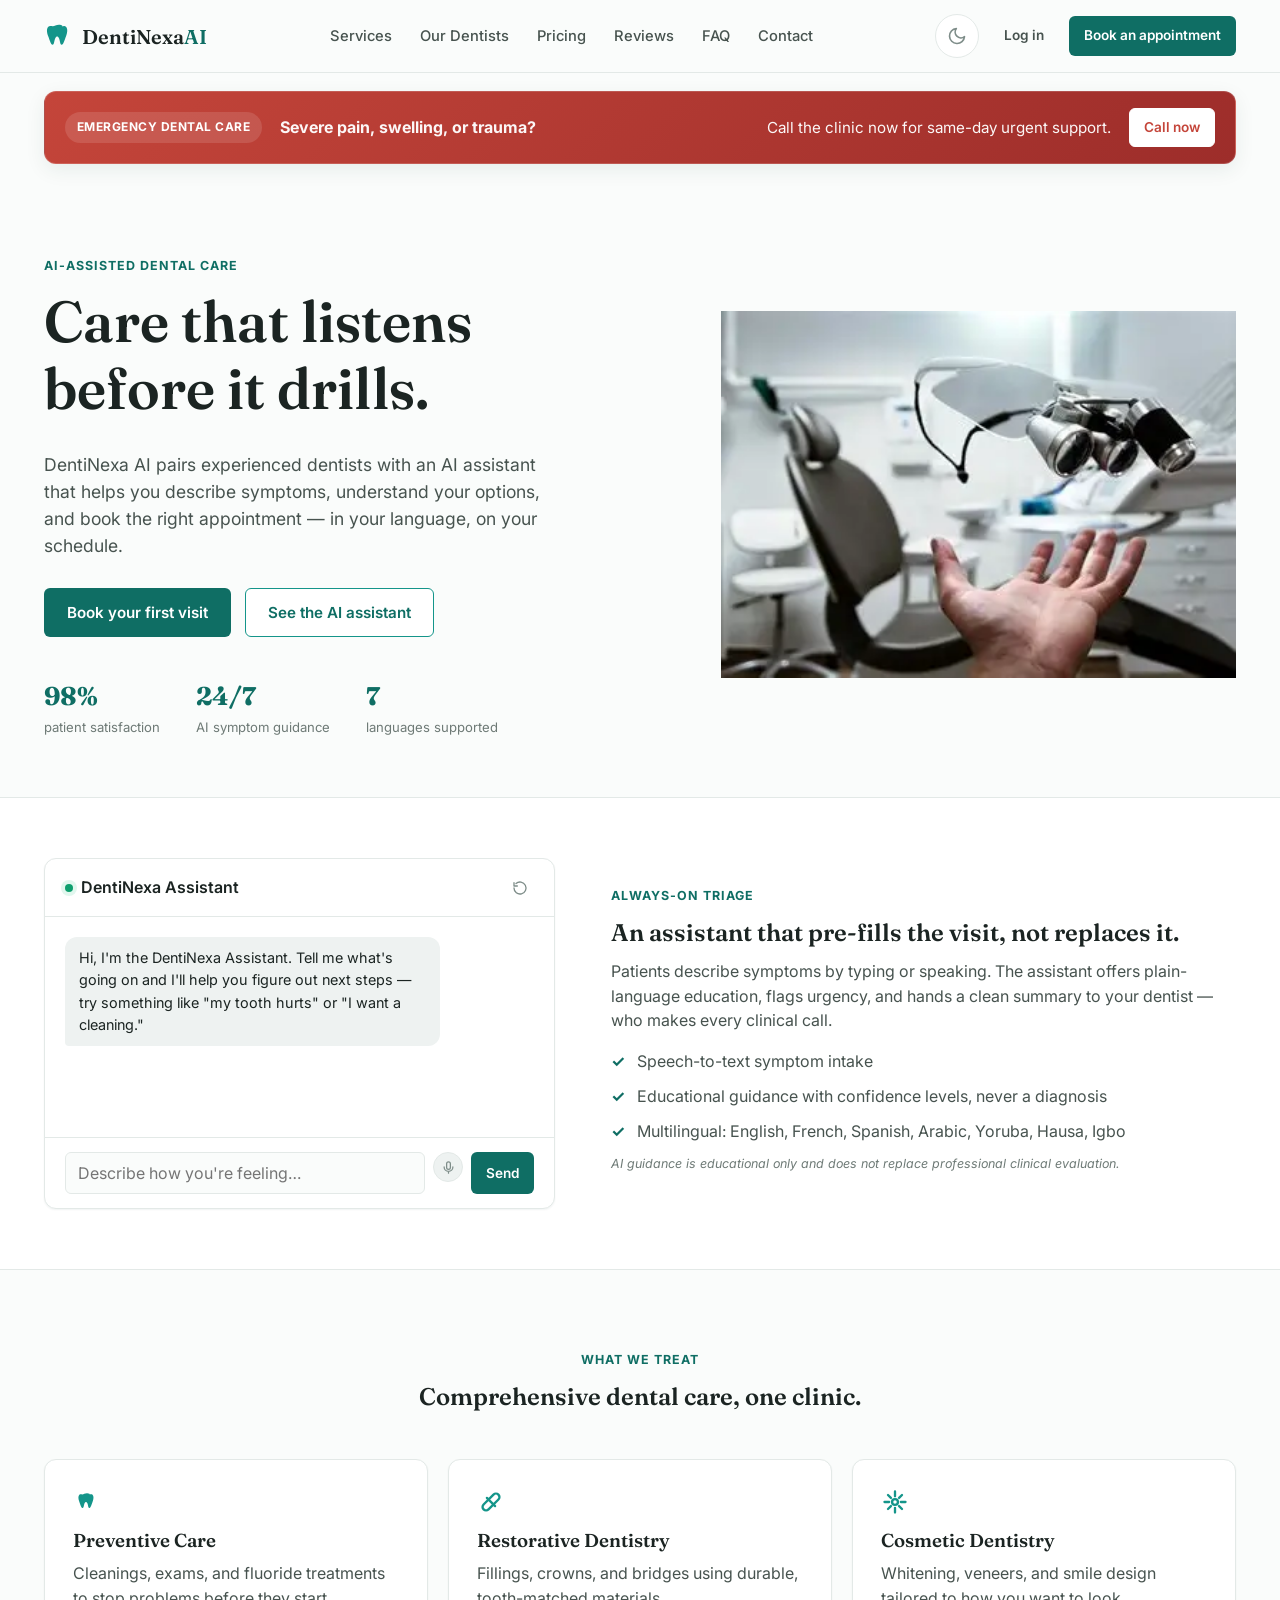
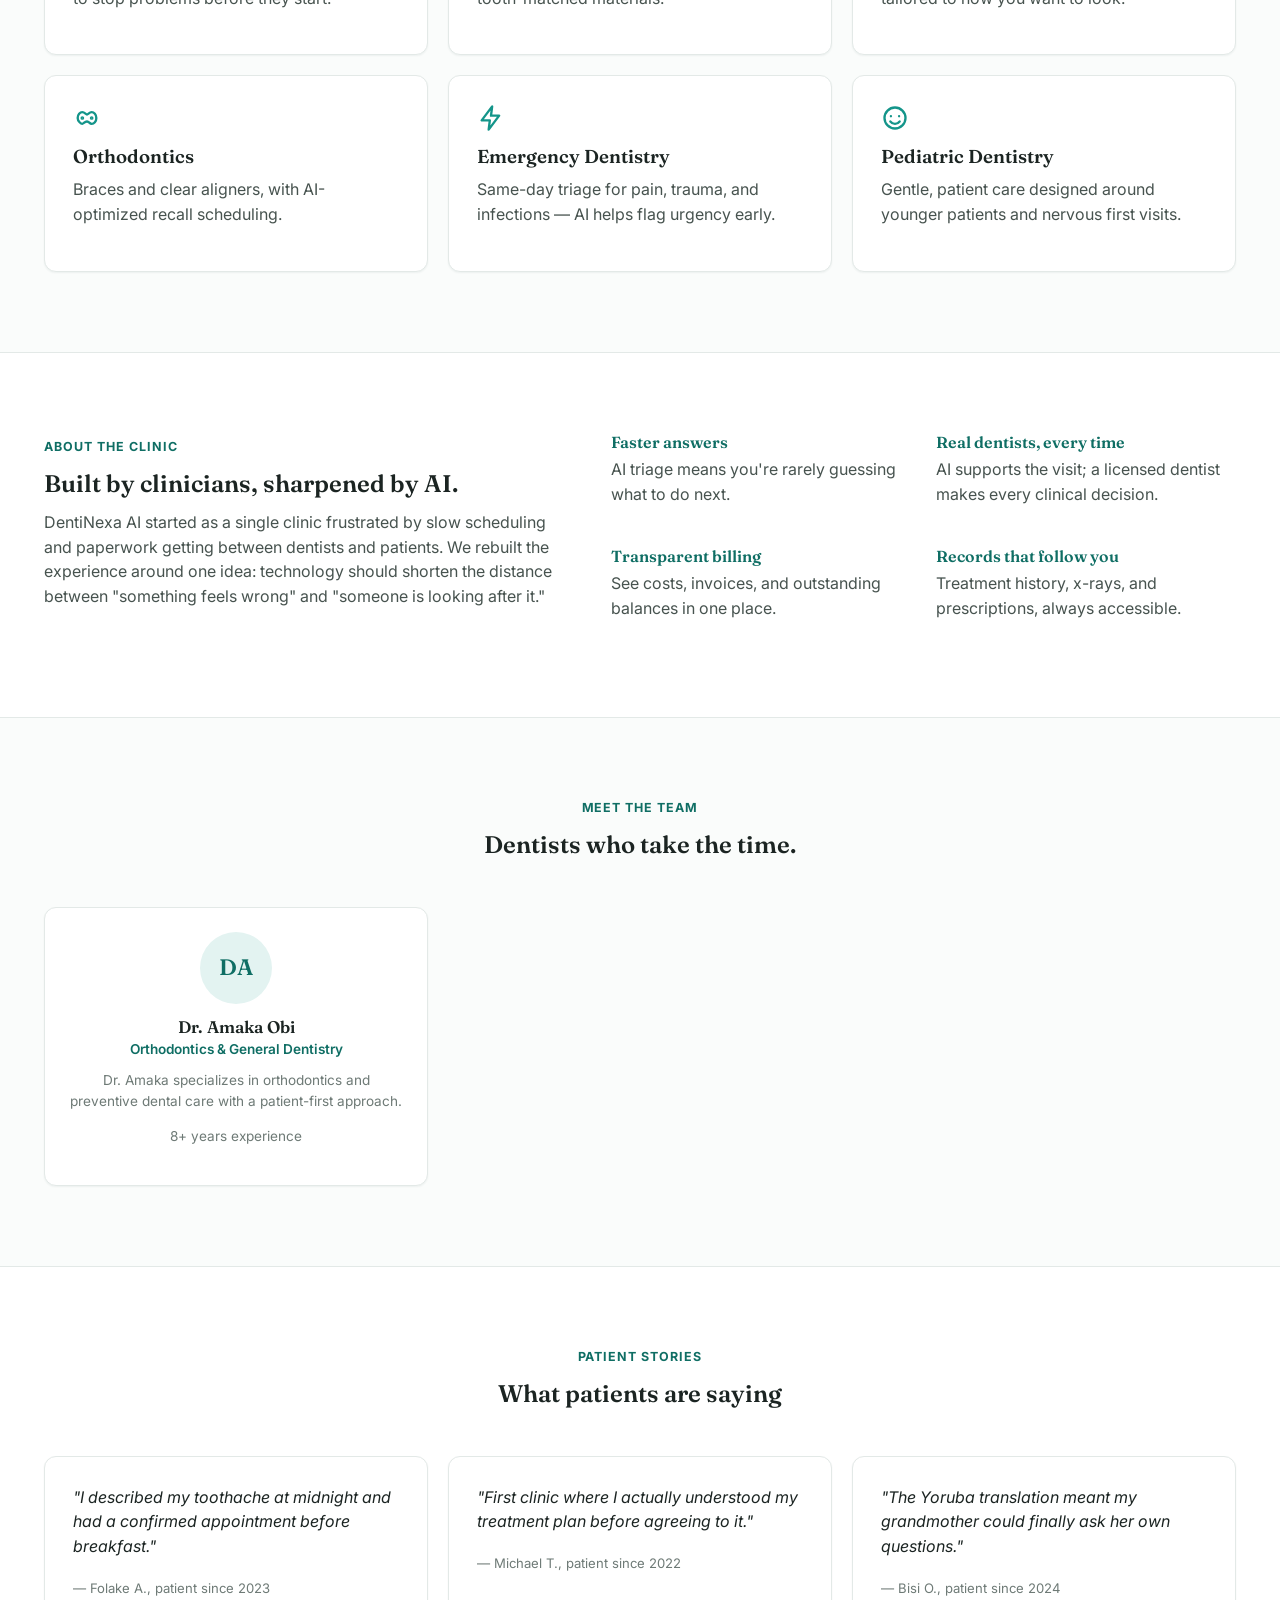
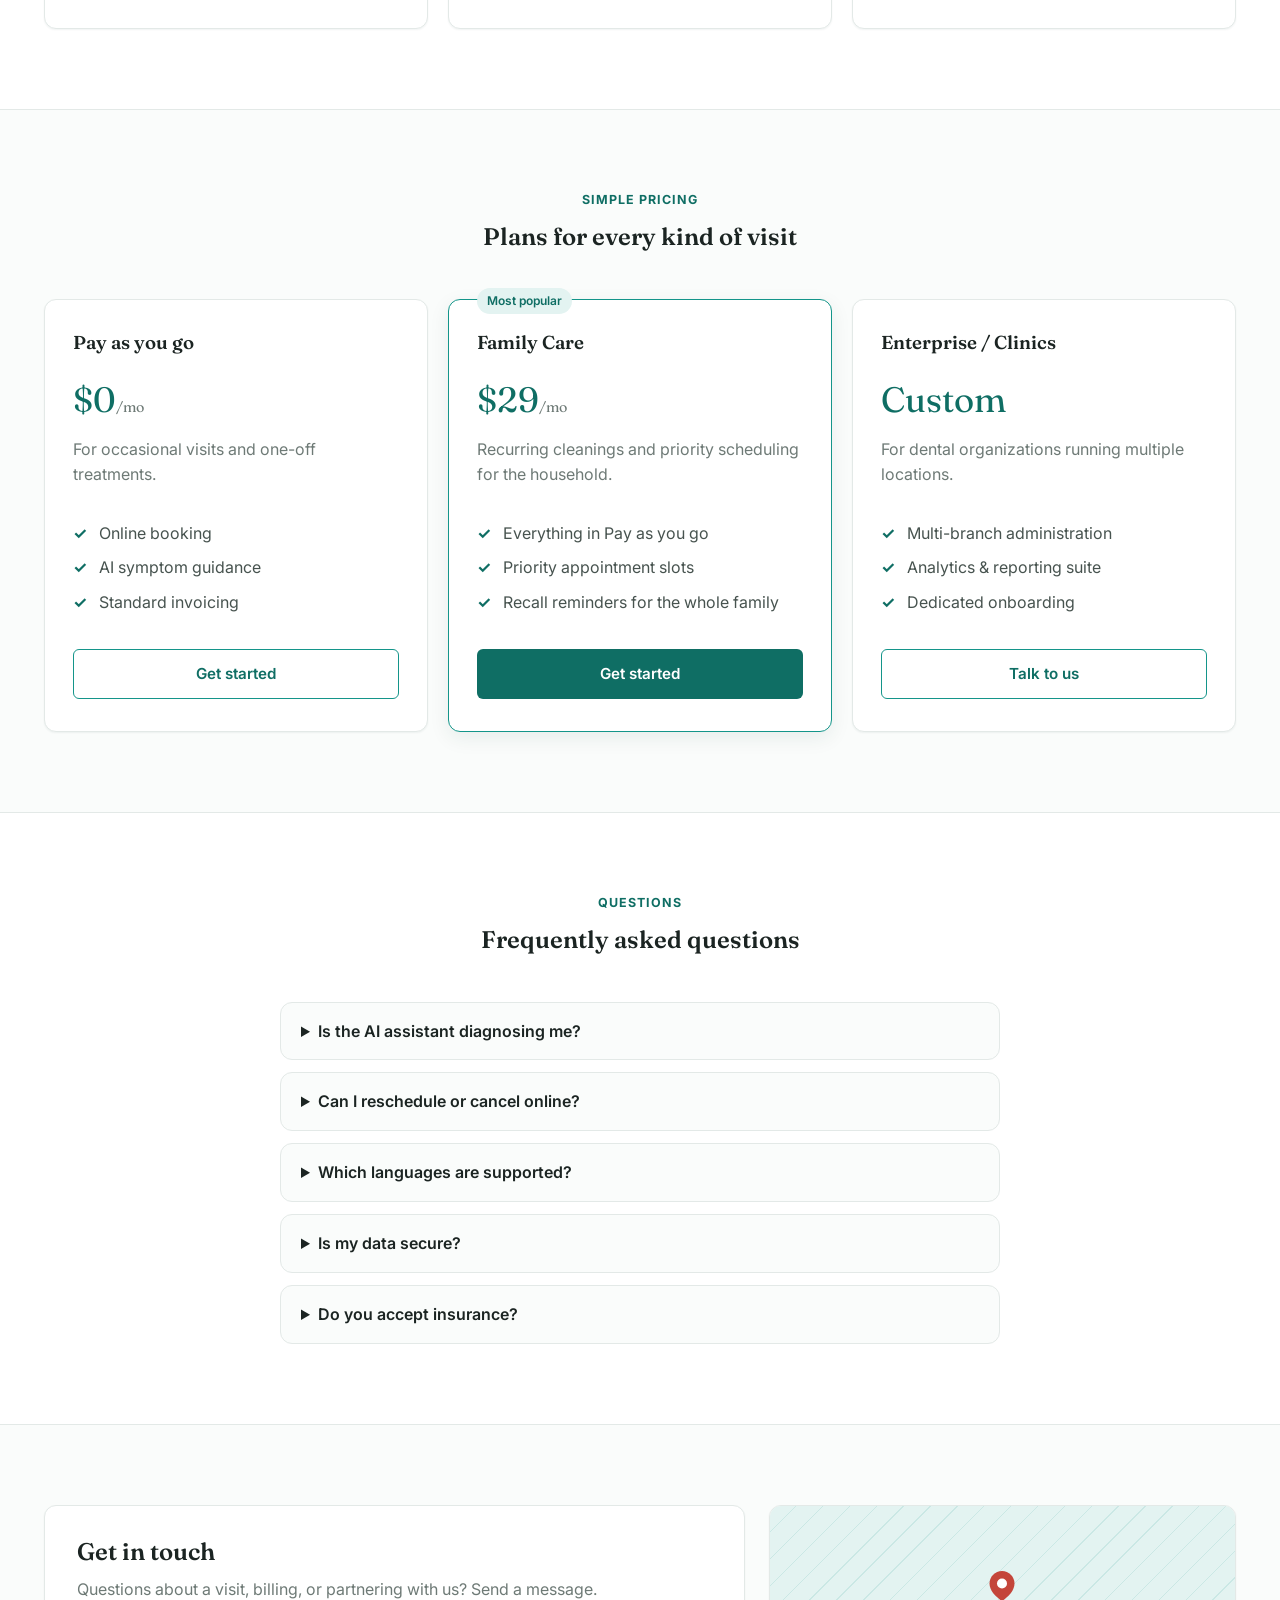
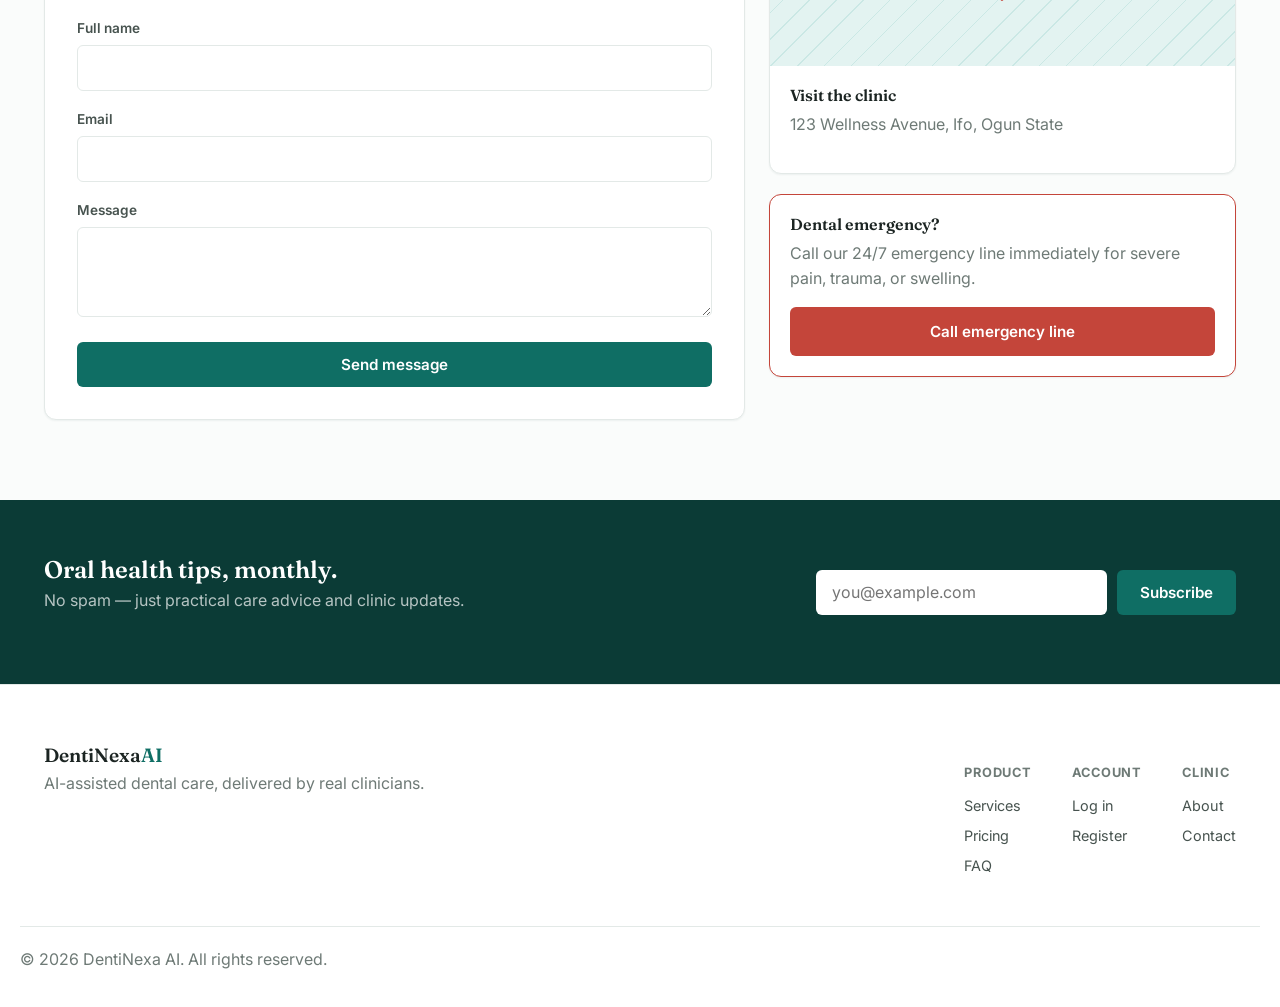
<file: index.html>
<!DOCTYPE html>
<html lang="en">
<head>
<meta charset="UTF-8">
<meta name="viewport" content="width=device-width, initial-scale=1.0">
<title>DentiNexa AI — Modern Dental Care, Powered by AI</title>
<meta name="description" content="DentiNexa AI is an AI-assisted dental clinic offering smart scheduling, virtual symptom guidance, and compassionate, modern dental care.">
<link rel="stylesheet" href="css/main.css">
<link rel="stylesheet" href="css/landing.css">
</head>
<body>

<header class="site-header" id="site-header">
  <div class="container header-inner">
    <a href="index.html" class="brand">
      <img src="assets/icons/logo-tooth.svg" alt="DentiNexa AI" width="30" height="30">
      <span>DentiNexa<em>AI</em></span>
    </a>
    <nav class="main-nav" id="main-nav">
      <a href="#services">Services</a>
      <a href="#dentists">Our Dentists</a>
      <a href="#pricing">Pricing</a>
      <a href="#testimonials">Reviews</a>
      <a href="#faq">FAQ</a>
      <a href="#contact">Contact</a>
    </nav>
    <div class="header-actions">
      <button class="theme-toggle" onclick="toggleTheme()" aria-label="Toggle dark mode"></button>
      <a href="login.html" class="btn btn-ghost btn-sm">Log in</a>
      <a href="book-first-visit.html" class="btn btn-primary btn-sm">Book an appointment</a>
      <button class="nav-burger" id="nav-burger" aria-label="Open menu" aria-expanded="false">
        <span></span><span></span><span></span>
      </button>
    </div>
  </div>
</header>

<main>
  <section class="emergency-banner-wrap" aria-label="Emergency dental alert">
    <div class="container">
      <div class="emergency-banner" role="alert">
        <div class="emergency-banner-label">Emergency dental care</div>
        <div class="emergency-banner-text">
          <strong>Severe pain, swelling, or trauma?</strong>
          <span>Call the clinic now for same-day urgent support.</span>
        </div>
        <a href="tel:+2347064918034" class="btn btn-danger btn-sm">Call now</a>
      </div>
    </div>
  </section>

  <!-- HERO -->
  <section class="hero">
    <div class="container hero-inner">
      <div class="hero-copy">
        <span class="eyebrow">AI-assisted dental care</span>
        <h1>Care that listens<br>before it drills.</h1>
        <p class="hero-lead">
          DentiNexa AI pairs experienced dentists with an AI assistant that helps you describe symptoms,
          understand your options, and book the right appointment — in your language, on your schedule.
        </p>
        <div class="hero-actions">
          <a href="book-first-visit.html" class="btn btn-primary">Book your first visit</a>
          <a href="#ai-preview" class="btn btn-secondary">See the AI assistant</a>
        </div>
        <div class="hero-trust">
          <div class="trust-stat"><strong>98%</strong><span>patient satisfaction</span></div>
          <div class="trust-stat"><strong>24/7</strong><span>AI symptom guidance</span></div>
          <div class="trust-stat"><strong>7</strong><span>languages supported</span></div>
        </div>
      </div>
       <div class="hero-visual"
         aria-hidden="true"
         style="flex: 0 0 52%; width: 100%; overflow: visible;">

      <img src="download.webp"
           class="arch-hero"
           alt=""
           style="width: 300%; max-width: none; height: auto; display: block; object-fit: cover;">
    </div>
    </div>
  </section>

  <!-- AI ASSISTANT PREVIEW -->
  <section class="ai-preview" id="ai-preview">
    <div class="container ai-preview-inner">
      <div class="ai-chat-mock card">
        <div class="ai-chat-header">
          <span class="ai-dot"></span> DentiNexa Assistant
          <button class="ai-chat-reset" id="ai-chat-reset" type="button" title="Reset conversation"><img src="assets/icons/icon-reset.svg" alt="Reset" width="16" height="16"></button>
        </div>
        <div class="ai-chat-body" id="ai-chat-body">
          <div class="bubble bubble-ai">
            Hi, I'm the DentiNexa Assistant. Tell me what's going on and I'll help you figure out next steps —
            try something like "my tooth hurts" or "I want a cleaning."
          </div>
        </div>
        <div class="ai-chat-input">
          <input type="text" id="ai-chat-input" placeholder="Describe how you're feeling…" autocomplete="off" maxlength="240">
          <button type="button" class="voice-btn-inline" id="ai-chat-mic" aria-label="Dictate by voice">
            <img src="assets/icons/icon-mic.svg" alt="" width="15" height="15">
          </button>
          <button class="btn btn-primary btn-sm" id="ai-chat-send">Send</button>
        </div>
      </div>
      <div class="ai-preview-copy">
        <span class="eyebrow">Always-on triage</span>
        <h2>An assistant that pre-fills the visit, not replaces it.</h2>
        <p>
          Patients describe symptoms by typing or speaking. The assistant offers plain-language education,
          flags urgency, and hands a clean summary to your dentist — who makes every clinical call.
        </p>
        <ul class="check-list">
          <li>Speech-to-text symptom intake</li>
          <li>Educational guidance with confidence levels, never a diagnosis</li>
          <li>Multilingual: English, French, Spanish, Arabic, Yoruba, Hausa, Igbo</li>
        </ul>
        <p class="fine-print">AI guidance is educational only and does not replace professional clinical evaluation.</p>
      </div>
    </div>
  </section>

  <!-- SERVICES -->
  <section class="services" id="services">
    <div class="container">
      <span class="eyebrow center">What we treat</span>
      <h2 class="center">Comprehensive dental care, one clinic.</h2>
      <div class="services-grid">
        <div class="service-card card">
          <div class="service-icon"><img src="assets/icons/service-preventive.svg" alt="" width="28" height="28"></div>
          <h3>Preventive Care</h3>
          <p>Cleanings, exams, and fluoride treatments to stop problems before they start.</p>
        </div>
        <div class="service-card card">
          <div class="service-icon"><img src="assets/icons/service-restorative.svg" alt="" width="28" height="28"></div>
          <h3>Restorative Dentistry</h3>
          <p>Fillings, crowns, and bridges using durable, tooth-matched materials.</p>
        </div>
        <div class="service-card card">
          <div class="service-icon"><img src="assets/icons/service-cosmetic.svg" alt="" width="28" height="28"></div>
          <h3>Cosmetic Dentistry</h3>
          <p>Whitening, veneers, and smile design tailored to how you want to look.</p>
        </div>
        <div class="service-card card">
          <div class="service-icon"><img src="assets/icons/service-ortho.svg" alt="" width="28" height="28"></div>
          <h3>Orthodontics</h3>
          <p>Braces and clear aligners, with AI-optimized recall scheduling.</p>
        </div>
        <div class="service-card card">
          <div class="service-icon"><img src="assets/icons/service-emergency.svg" alt="" width="28" height="28"></div>
          <h3>Emergency Dentistry</h3>
          <p>Same-day triage for pain, trauma, and infections — AI helps flag urgency early.</p>
        </div>
        <div class="service-card card">
          <div class="service-icon"><img src="assets/icons/service-pediatric.svg" alt="" width="28" height="28"></div>
          <h3>Pediatric Dentistry</h3>
          <p>Gentle, patient care designed around younger patients and nervous first visits.</p>
        </div>
      </div>
    </div>
  </section>

  <!-- ABOUT / WHY CHOOSE US -->
  <section class="about" id="about">
    <div class="container about-inner">
      <div>
        <span class="eyebrow">About the clinic</span>
        <h2>Built by clinicians, sharpened by AI.</h2>
        <p>
          DentiNexa AI started as a single clinic frustrated by slow scheduling and paperwork getting between
          dentists and patients. We rebuilt the experience around one idea: technology should shorten the
          distance between "something feels wrong" and "someone is looking after it."
        </p>
      </div>
      <div class="why-grid">
        <div class="why-item">
          <h4>Faster answers</h4>
          <p>AI triage means you're rarely guessing what to do next.</p>
        </div>
        <div class="why-item">
          <h4>Real dentists, every time</h4>
          <p>AI supports the visit; a licensed dentist makes every clinical decision.</p>
        </div>
        <div class="why-item">
          <h4>Transparent billing</h4>
          <p>See costs, invoices, and outstanding balances in one place.</p>
        </div>
        <div class="why-item">
          <h4>Records that follow you</h4>
          <p>Treatment history, x-rays, and prescriptions, always accessible.</p>
        </div>
      </div>
    </div>
  </section>

  <!-- MEET OUR DENTISTS (live from API) -->
  <section class="dentists" id="dentists">
    <div class="container">
      <span class="eyebrow center">Meet the team</span>
      <h2 class="center">Dentists who take the time.</h2>
      <div id="dentists-grid" class="dentists-grid">
        <div class="skeleton" style="height:220px;"></div>
        <div class="skeleton" style="height:220px;"></div>
        <div class="skeleton" style="height:220px;"></div>
      </div>
    </div>
  </section>

  <!-- TESTIMONIALS -->
  <section class="testimonials" id="testimonials">
    <div class="container">
      <span class="eyebrow center">Patient stories</span>
      <h2 class="center">What patients are saying</h2>
      <div class="testimonials-grid">
        <blockquote class="card testimonial">
          <p>"I described my toothache at midnight and had a confirmed appointment before breakfast."</p>
          <cite>— Folake A., patient since 2023</cite>
        </blockquote>
        <blockquote class="card testimonial">
          <p>"First clinic where I actually understood my treatment plan before agreeing to it."</p>
          <cite>— Michael T., patient since 2022</cite>
        </blockquote>
        <blockquote class="card testimonial">
          <p>"The Yoruba translation meant my grandmother could finally ask her own questions."</p>
          <cite>— Bisi O., patient since 2024</cite>
        </blockquote>
      </div>
    </div>
  </section>

  <!-- PRICING -->
  <section class="pricing" id="pricing">
    <div class="container">
      <span class="eyebrow center">Simple pricing</span>
      <h2 class="center">Plans for every kind of visit</h2>
      <div class="pricing-grid">
        <div class="price-card card">
          <h3>Pay as you go</h3>
          <p class="price">$0<span>/mo</span></p>
          <p class="text-muted">For occasional visits and one-off treatments.</p>
          <ul class="check-list">
            <li>Online booking</li>
            <li>AI symptom guidance</li>
            <li>Standard invoicing</li>
          </ul>
          <a href="book-first-visit.html" class="btn btn-secondary btn-block">Get started</a>
        </div>
        <div class="price-card card featured">
          <span class="badge badge-teal">Most popular</span>
          <h3>Family Care</h3>
          <p class="price">$29<span>/mo</span></p>
          <p class="text-muted">Recurring cleanings and priority scheduling for the household.</p>
          <ul class="check-list">
            <li>Everything in Pay as you go</li>
            <li>Priority appointment slots</li>
            <li>Recall reminders for the whole family</li>
          </ul>
          <a href="book-first-visit.html" class="btn btn-primary btn-block">Get started</a>
        </div>
        <div class="price-card card">
          <h3>Enterprise / Clinics</h3>
          <p class="price">Custom</p>
          <p class="text-muted">For dental organizations running multiple locations.</p>
          <ul class="check-list">
            <li>Multi-branch administration</li>
            <li>Analytics & reporting suite</li>
            <li>Dedicated onboarding</li>
          </ul>
          <a href="#contact" class="btn btn-secondary btn-block">Talk to us</a>
        </div>
      </div>
    </div>
  </section>

  <!-- FAQ -->
  <section class="faq" id="faq">
    <div class="container">
      <span class="eyebrow center">Questions</span>
      <h2 class="center">Frequently asked questions</h2>
      <div class="faq-list">
        <details class="faq-item">
          <summary>Is the AI assistant diagnosing me?</summary>
          <p>No. It offers educational information and confidence levels only. Every diagnosis and treatment plan comes from a licensed dentist.</p>
        </details>
        <details class="faq-item">
          <summary>Can I reschedule or cancel online?</summary>
          <p>Yes — from your patient dashboard you can reschedule or cancel upcoming appointments at any time before check-in.</p>
        </details>
        <details class="faq-item">
          <summary>Which languages are supported?</summary>
          <p>English, French, Spanish, Arabic, Yoruba, Hausa, and Igbo, across both the interface and the AI assistant.</p>
        </details>
        <details class="faq-item">
          <summary>Is my data secure?</summary>
          <p>We use encrypted authentication, role-based access controls, and full audit logging on every record.</p>
        </details>
        <details class="faq-item">
          <summary>Do you accept insurance?</summary>
          <p>Insurance integration is on our roadmap. Today, invoices are generated per visit with clear itemized pricing.</p>
        </details>
      </div>
    </div>
  </section>

  <!-- CONTACT + MAP + EMERGENCY -->
  <section class="contact" id="contact">
    <div class="container contact-inner">
      <div class="contact-form-wrap card">
        <h2>Get in touch</h2>
        <p class="text-muted">Questions about a visit, billing, or partnering with us? Send a message.</p>
        <form id="contact-form">
          <div class="field">
            <label for="contact-name">Full name</label>
            <input id="contact-name" name="name" type="text" required>
          </div>
          <div class="field">
            <label for="contact-email">Email</label>
            <input id="contact-email" name="email" type="email" required>
          </div>
          <div class="field">
            <label for="contact-message">Message</label>
            <textarea id="contact-message" name="message" required></textarea>
          </div>
          <button type="submit" class="btn btn-primary btn-block">Send message</button>
        </form>
      </div>
      <div class="contact-side">
        <div class="card map-card">
          <div class="map-placeholder">
            <img src="assets/icons/map-marker.svg" class="map-marker-img" alt="Clinic location">
          </div>
          <div class="card-pad">
            <h4>Visit the clinic</h4>
            <p class="text-muted">123 Wellness Avenue, Ifo, Ogun State</p>
          </div>
        </div>
        <div class="card card-pad emergency-card">
          <h4>Dental emergency?</h4>
          <p class="text-muted">Call our 24/7 emergency line immediately for severe pain, trauma, or swelling.</p>
          <a href="tel:+2347064918034" class="btn btn-danger btn-block">Call emergency line</a>
        </div>
      </div>
    </div>
  </section>

  <!-- NEWSLETTER -->
  <section class="newsletter">
    <div class="container newsletter-inner">
      <div>
        <h2>Oral health tips, monthly.</h2>
        <p class="text-muted">No spam — just practical care advice and clinic updates.</p>
      </div>
      <form id="newsletter-form" class="newsletter-form">
        <input type="email" placeholder="you@example.com" required aria-label="Email address">
        <button type="submit" class="btn btn-primary">Subscribe</button>
      </form>
    </div>
  </section>
</main>

<footer class="site-footer">
  <div class="container footer-inner">
    <div class="footer-brand">
      <span>DentiNexa<em>AI</em></span>
      <p class="text-muted">AI-assisted dental care, delivered by real clinicians.</p>
    </div>
    <div class="footer-links">
      <div>
        <h5>Product</h5>
        <a href="#services">Services</a>
        <a href="#pricing">Pricing</a>
        <a href="#faq">FAQ</a>
      </div>
      <div>
        <h5>Account</h5>
        <a href="login.html">Log in</a>
        <a href="register.html">Register</a>
      </div>
      <div>
        <h5>Clinic</h5>
        <a href="#about">About</a>
        <a href="#contact">Contact</a>
      </div>
    </div>
  </div>
  <div class="container footer-bottom">
    <p class="text-muted">© 2026 DentiNexa AI. All rights reserved.</p>
  </div>
</footer>

<script src="js/ui.js"></script>
<script src="js/api.js"></script>
<script src="js/speech.js"></script>
<script src="js/ai-chat.js"></script>
<script src="js/landing.js"></script>
</body>
</html>
</file>
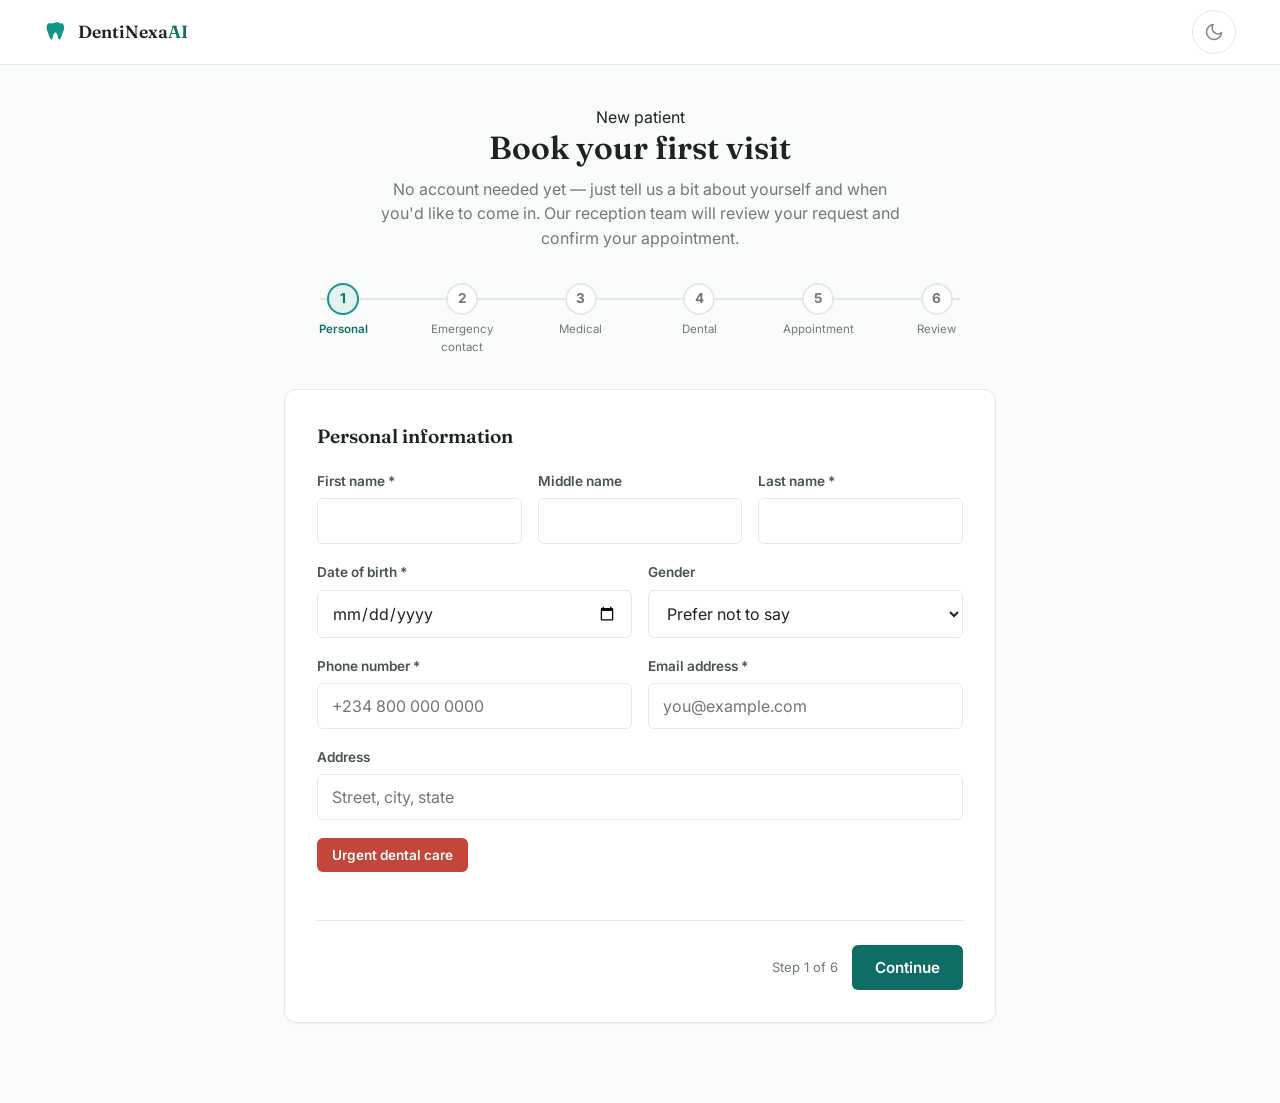
<file: book-first-visit.html>
<!DOCTYPE html>
<html lang="en">
<head>
<meta charset="UTF-8">
<meta name="viewport" content="width=device-width, initial-scale=1.0">
<title>Book Your First Visit — DentiNexa AI</title>
<meta name="description" content="Request your first appointment at DentiNexa AI — no account needed. Our reception team will review and confirm your visit.">
<link rel="stylesheet" href="css/main.css">
<link rel="stylesheet" href="css/booking.css">
</head>
<body>

<header class="booking-header">
  <div class="container booking-header-inner">
    <a href="index.html" class="brand">
      <img class="icon" src="assets/icons/logo-tooth.svg" alt="" width="26" height="26">
      <span>DentiNexa<em>AI</em></span>
    </a>
    <button class="theme-toggle" aria-label="Toggle dark mode"></button>
  </div>
</header>

<main class="booking-shell">
  <div class="container booking-container">

    <!-- FORM VIEW -->
    <div id="booking-form-view">
      <div class="booking-intro">
        <span class="eyebrow">New patient</span>
        <h1>Book your first visit</h1>
        <p class="text-muted">No account needed yet — just tell us a bit about yourself and when you'd like to come in. Our reception team will review your request and confirm your appointment.</p>
      </div>

      <!-- PROGRESS STEPPER -->
      <ol class="stepper" id="stepper" aria-label="Booking progress">
        <li class="stepper-item active" data-step="1"><span class="stepper-dot">1</span><span class="stepper-label">Personal</span></li>
        <li class="stepper-item" data-step="2"><span class="stepper-dot">2</span><span class="stepper-label">Emergency contact</span></li>
        <li class="stepper-item" data-step="3"><span class="stepper-dot">3</span><span class="stepper-label">Medical</span></li>
        <li class="stepper-item" data-step="4"><span class="stepper-dot">4</span><span class="stepper-label">Dental</span></li>
        <li class="stepper-item" data-step="5"><span class="stepper-dot">5</span><span class="stepper-label">Appointment</span></li>
        <li class="stepper-item" data-step="6"><span class="stepper-dot">6</span><span class="stepper-label">Review</span></li>
      </ol>

      <form id="first-visit-form" class="card booking-card" novalidate>

        <!-- STEP 1: PERSONAL INFORMATION -->
        <fieldset class="step-panel active" data-step="1">
          <legend>Personal information</legend>
          <div class="field-row">
            <div class="field" id="field-firstName">
              <label for="firstName">First name *</label>
              <input type="text" id="firstName" name="firstName" required>
              <p class="field-error"></p>
            </div>
            <div class="field" id="field-middleName">
              <label for="middleName">Middle name</label>
              <input type="text" id="middleName" name="middleName">
            </div>
            <div class="field" id="field-lastName">
              <label for="lastName">Last name *</label>
              <input type="text" id="lastName" name="lastName" required>
              <p class="field-error"></p>
            </div>
          </div>
          <div class="field-row">
            <div class="field" id="field-dateOfBirth">
              <label for="dateOfBirth">Date of birth *</label>
              <input type="date" id="dateOfBirth" name="dateOfBirth" required max="">
              <p class="field-error"></p>
            </div>
            <div class="field" id="field-gender">
              <label for="gender">Gender</label>
              <select id="gender" name="gender">
                <option value="">Prefer not to say</option>
                <option value="female">Female</option>
                <option value="male">Male</option>
                <option value="other">Other</option>
              </select>
            </div>
          </div>
          <div class="field-row">
            <div class="field" id="field-phone">
              <label for="phone">Phone number *</label>
              <input type="tel" id="phone" name="phone" required placeholder="+234 800 000 0000">
              <p class="field-error"></p>
            </div>
            <div class="field" id="field-email">
              <label for="email">Email address *</label>
              <input type="email" id="email" name="email" required placeholder="you@example.com">
              <p class="field-error"></p>
            </div>
          </div>
          <div class="field" id="field-address">
            <label for="address">Address</label>
            <input type="text" id="address" name="address" placeholder="Street, city, state">
          </div>
        </fieldset>

        <!-- STEP 2: EMERGENCY CONTACT -->
        <fieldset class="step-panel" data-step="2">
          <legend>Emergency contact</legend>
          <p class="text-muted text-sm mb-16">Someone we can reach if we're ever unable to reach you directly.</p>
          <div class="field" id="field-emergencyContactName">
            <label for="emergencyContactName">Contact name *</label>
            <input type="text" id="emergencyContactName" name="emergencyContactName" required>
            <p class="field-error"></p>
          </div>
          <div class="field-row">
            <div class="field" id="field-emergencyContactPhone">
              <label for="emergencyContactPhone">Contact phone *</label>
              <input type="tel" id="emergencyContactPhone" name="emergencyContactPhone" required>
              <p class="field-error"></p>
            </div>
            <div class="field" id="field-emergencyContactRelationship">
              <label for="emergencyContactRelationship">Relationship</label>
              <input type="text" id="emergencyContactRelationship" name="emergencyContactRelationship" placeholder="e.g. Spouse, Parent, Sibling">
            </div>
          </div>
        </fieldset>

        <!-- STEP 3: MEDICAL INFORMATION -->
        <fieldset class="step-panel" data-step="3">
          <legend>Medical information</legend>
          <p class="text-muted text-sm mb-16">This helps your dentist prepare safely for your visit. Leave blank if not applicable.</p>
          <div class="field" id="field-medicalHistory">
            <label for="medicalHistory">Medical history</label>
            <textarea id="medicalHistory" name="medicalHistory" placeholder="Any conditions we should know about (e.g. diabetes, heart condition)" data-voice-input></textarea>
          </div>
          <div class="field" id="field-allergies">
            <label for="allergies">Allergies</label>
            <textarea id="allergies" name="allergies" placeholder="e.g. Penicillin, latex" data-voice-input></textarea>
          </div>
          <div class="field" id="field-medications">
            <label for="medications">Current medication</label>
            <textarea id="medications" name="medications" placeholder="Anything you're currently taking" data-voice-input></textarea>
          </div>
          <div class="field" id="field-previousConditions">
            <label for="previousConditions">Previous medical conditions</label>
            <textarea id="previousConditions" name="previousConditions" placeholder="Past surgeries, hospitalizations, etc." data-voice-input></textarea>
          </div>
        </fieldset>

        <!-- STEP 4: DENTAL INFORMATION -->
        <fieldset class="step-panel" data-step="4">
          <legend>Dental information</legend>
          <div class="field" id="field-previousDentalTreatment">
            <label for="previousDentalTreatment">Previous dental treatment</label>
            <textarea id="previousDentalTreatment" name="previousDentalTreatment" placeholder="Fillings, extractions, braces, etc." data-voice-input></textarea>
          </div>
          <div class="field" id="field-previousDentist">
            <label for="previousDentist">Previous dentist (if any)</label>
            <input type="text" id="previousDentist" name="previousDentist">
          </div>
          <div class="field" id="field-currentDentalConcern">
            <label for="currentDentalConcern">Current dental concern</label>
            <textarea id="currentDentalConcern" name="currentDentalConcern" placeholder="What's going on right now?" data-voice-input></textarea>
          </div>
          <div class="field" id="field-reasonForVisit">
            <label for="reasonForVisit">Reason for visit *</label>
            <textarea id="reasonForVisit" name="reasonForVisit" required placeholder="e.g. Routine checkup, tooth pain, cosmetic consultation" data-voice-input></textarea>
            <p class="field-error"></p>
          </div>
        </fieldset>

        <!-- STEP 5: APPOINTMENT DETAILS -->
        <fieldset class="step-panel" data-step="5">
          <legend>Appointment details</legend>
          <div class="field" id="field-service">
            <label for="service">Dental service *</label>
            <select id="service" name="service" required>
              <option value="">Select a service…</option>
              <option value="Preventive Care">Preventive Care (cleaning, exam)</option>
              <option value="Restorative Dentistry">Restorative Dentistry (fillings, crowns)</option>
              <option value="Cosmetic Dentistry">Cosmetic Dentistry (whitening, veneers)</option>
              <option value="Orthodontics">Orthodontics (braces, aligners)</option>
              <option value="Emergency Dentistry">Emergency Dentistry</option>
              <option value="Pediatric Dentistry">Pediatric Dentistry</option>
              <option value="Not sure yet">Not sure yet</option>
            </select>
            <p class="field-error"></p>
          </div>
          <div class="field" id="field-preferredDentist">
            <label for="preferredDentist">Preferred dentist</label>
            <select id="preferredDentist" name="preferredDentist">
              <option value="">No preference</option>
            </select>
          </div>
          <div class="field-row">
            <div class="field" id="field-preferredDate">
              <label for="preferredDate">Preferred date *</label>
              <input type="date" id="preferredDate" name="preferredDate" required>
              <p class="field-error"></p>
            </div>
            <div class="field" id="field-preferredTime">
              <label for="preferredTime">Preferred time *</label>
              <input type="time" id="preferredTime" name="preferredTime" required>
              <p class="field-error"></p>
            </div>
          </div>
          <p class="field-hint">This is your preferred time — reception will confirm the exact slot with you.</p>
        </fieldset>

        <!-- STEP 6: REVIEW & CONSENT -->
        <fieldset class="step-panel" data-step="6">
          <legend>Review & submit</legend>
          <div id="review-summary" class="review-summary"></div>
          <div class="field consent-field" id="field-consent">
            <label class="checkbox-row">
              <input type="checkbox" id="consent" name="consent" required>
              <span>I consent to DentiNexa AI collecting and processing this information to schedule and prepare for my appointment. *</span>
            </label>
            <p class="field-error"></p>
          </div>
        </fieldset>

        <!-- Hidden fields for Formspree (do not remove — see js/booking.js for the endpoint) -->
        <input type="hidden" name="_subject" value="New dental appointment request — DentiNexa AI">
        <input type="hidden" id="isEmergency" name="isEmergency" value="false">
        <input type="hidden" id="emergencySummary" name="emergencySummary" value="">

        <button type="button" class="btn btn-danger btn-sm emergency-trigger" id="emergency-trigger-btn">Urgent dental care</button>

        <div class="step-nav">
          <button type="button" class="btn btn-secondary" id="step-back-btn">Back</button>
          <div class="step-nav-right">
            <span class="step-counter" id="step-counter">Step 1 of 6</span>
            <button type="button" class="btn btn-primary" id="step-next-btn">Continue</button>
            <button type="submit" class="btn btn-primary hidden" id="step-submit-btn">Submit request</button>
          </div>
        </div>
      </form>
    </div>

    <div id="emergency-modal" class="emergency-modal-overlay hidden" aria-hidden="true">
      <div class="emergency-modal" role="dialog" aria-modal="true" aria-labelledby="emergency-modal-title">
        <div class="emergency-modal-header">
          <h3 id="emergency-modal-title">Urgent dental care</h3>
          <button type="button" class="emergency-modal-close" id="emergency-modal-close" aria-label="Close urgent care form">×</button>
        </div>
        <form id="emergency-form" novalidate>
          <div class="emergency-modal-grid">
            <div class="field">
              <label for="emergencyType">Issue type</label>
              <select id="emergencyType" name="emergencyType">
                <option value="">Select an issue</option>
                <option value="Severe pain">Severe pain</option>
                <option value="Swelling">Swelling</option>
                <option value="Bleeding">Bleeding</option>
                <option value="Trauma">Trauma / knocked-out tooth</option>
                <option value="Infection">Infection or abscess</option>
                <option value="Other">Other</option>
              </select>
            </div>
            <div class="field">
              <label for="emergencySeverity">Severity</label>
              <select id="emergencySeverity" name="emergencySeverity">
                <option value="">Choose severity</option>
                <option value="Critical">Critical / can’t wait</option>
                <option value="Moderate">Moderate / same day preferred</option>
                <option value="Mild">Mild / still urgent</option>
              </select>
            </div>
          </div>
          <div class="field">
            <label for="emergencyDescription">What is happening?</label>
            <textarea id="emergencyDescription" name="emergencyDescription" rows="4" placeholder="Describe the problem, pain, swelling, injury, or recent dental event."></textarea>
          </div>
          <div class="field">
            <label for="emergencyPreferredContact">Best contact method</label>
            <input type="text" id="emergencyPreferredContact" name="emergencyPreferredContact" placeholder="Phone, email, or preferred callback time">
          </div>
          <div class="field">
            <label class="checkbox-row">
              <input type="checkbox" id="emergencyConsent" name="emergencyConsent">
              <span>I need urgent dental triage and understand this request is prioritized for same-day review.</span>
            </label>
          </div>
          <div class="step-nav" style="margin-top: 12px;">
            <button type="button" class="btn btn-secondary" id="emergency-cancel-btn">Cancel</button>
            <button type="submit" class="btn btn-danger">Save urgent request</button>
          </div>
        </form>
      </div>
    </div>

    <!-- SUCCESS VIEW -->
    <div id="booking-success-view" class="success-screen hidden">
      <div class="success-check-wrap">
        <svg class="success-check" viewBox="0 0 80 80" aria-hidden="true">
          <circle class="success-check-circle" cx="40" cy="40" r="36"/>
          <path class="success-check-mark" d="M24 42l11 11 21-23"/>
        </svg>
      </div>
      <h1>Appointment Request Received!</h1>
      <p class="text-muted">Thank you for choosing DentiNexa AI. Your appointment request has been successfully submitted.</p>

      <div class="success-details card">
        <div class="success-detail-row">
          <span class="text-muted">Requested date</span>
          <strong id="success-date">—</strong>
        </div>
        <div class="success-detail-row">
          <span class="text-muted">Requested time</span>
          <strong id="success-time">—</strong>
        </div>
        <div class="success-detail-row">
          <span class="text-muted">Reference</span>
          <strong id="success-reference" class="font-mono">—</strong>
        </div>
        <div class="success-status">
          <span class="badge badge-warning">Request Received</span>
          <span class="text-muted text-sm">— not yet confirmed</span>
        </div>
      </div>

      <p class="text-sm text-muted success-note">
        A confirmation email has been sent to your email address. Our reception team will review your request
        and contact you to confirm your appointment.
      </p>
      <a href="index.html" class="btn btn-primary">Return to home</a>
    </div>

  </div>
</main>

<script src="js/ui.js"></script>
<script src="js/api.js"></script>
<script src="js/speech.js"></script>
<script src="js/booking.js"></script>
</body>
</html>
</file>
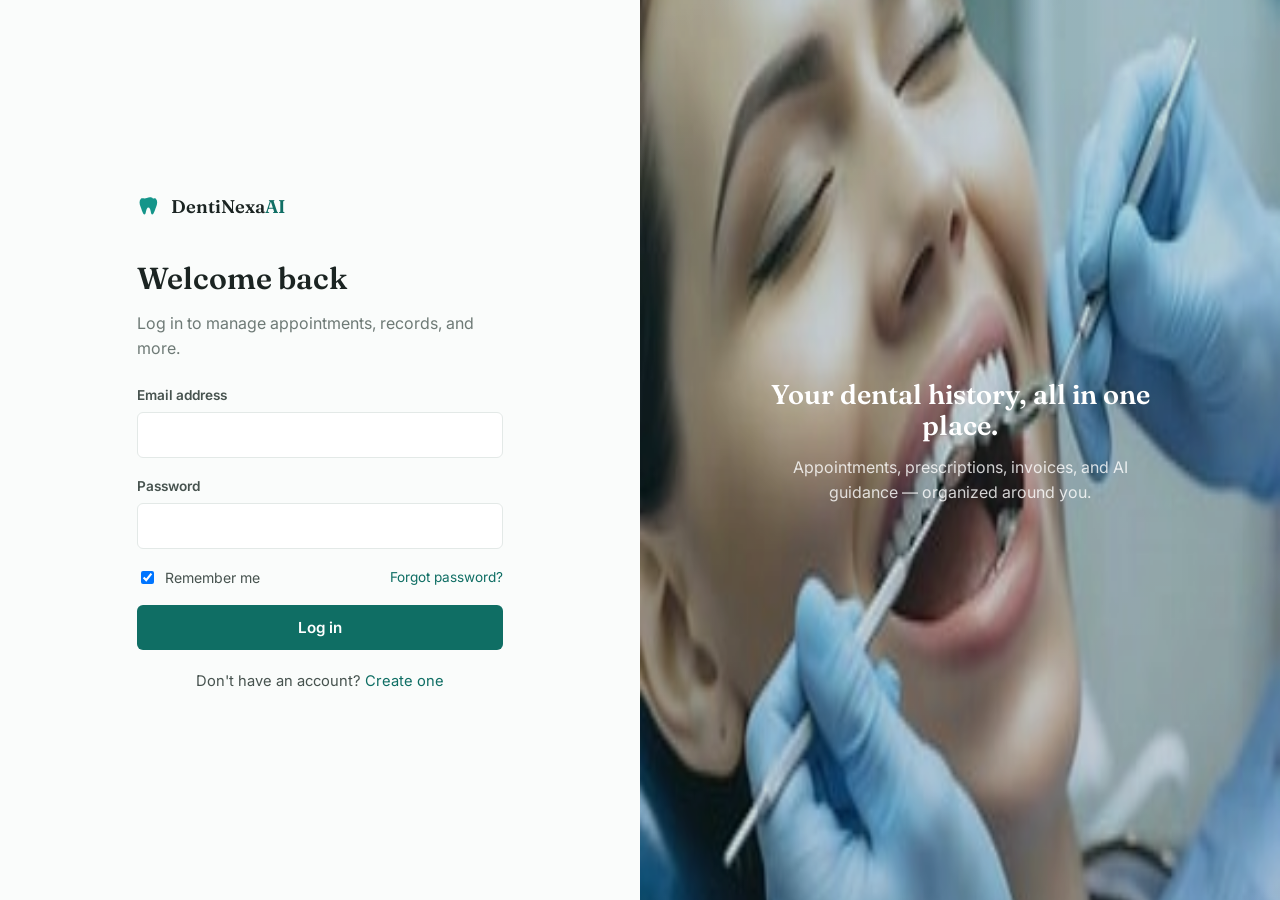
<file: login.html>
<!DOCTYPE html>
<html lang="en">
<head>
<meta charset="UTF-8">
<meta name="viewport" content="width=device-width, initial-scale=1.0">
<title>Log in — DentiNexa AI</title>
<link rel="stylesheet" href="css/main.css">
<link rel="stylesheet" href="css/auth.css">
</head>
<body>
<div class="auth-shell">
  <div class="auth-panel">
    <a href="index.html" class="brand">
      <img class="icon" src="assets/icons/logo-tooth.svg" alt="DentiNexa AI" width="26" height="26">
      <span>DentiNexa<em>AI</em></span>
    </a>
    <h1>Welcome back</h1>
    <p class="text-muted mb-24">Log in to manage appointments, records, and more.</p>
  

    <form id="login-form" novalidate>
      <div class="field" id="field-email">
        <label for="email">Email address</label>
        <input type="email" id="email" name="email" autocomplete="email" required>
        <p class="field-error">Enter a valid email address.</p>
      </div>
      <div class="field" id="field-password">
        <label for="password">Password</label>
        <input type="password" id="password" name="password" autocomplete="current-password" required>
        <p class="field-error">Password is required.</p>
      </div>
      <div class="flex justify-between items-center mb-16">
        <label class="checkbox-row">
          <input type="checkbox" id="remember" checked> Remember me
        </label>
        <a href="#" class="text-sm">Forgot password?</a>
      </div>
      <button type="submit" class="btn btn-primary btn-block" id="login-submit">Log in</button>
    </form>

    <p class="auth-switch">Don't have an account? <a href="register.html">Create one</a></p>

    
  </div>
  <div class="auth-side" aria-hidden="true">
    <img src="OIP (1).jpg" class="auth-arch" alt="">
    <div class="auth-side-copy">
      <h2>Your dental history, all in one place.</h2>
      <p>Appointments, prescriptions, invoices, and AI guidance — organized around you.</p>
    </div>
  </div>
</div>

<script src="js/ui.js"></script>
<script src="js/api.js"></script>
<script src="js/auth.js"></script>
</body>
</html>
</file>
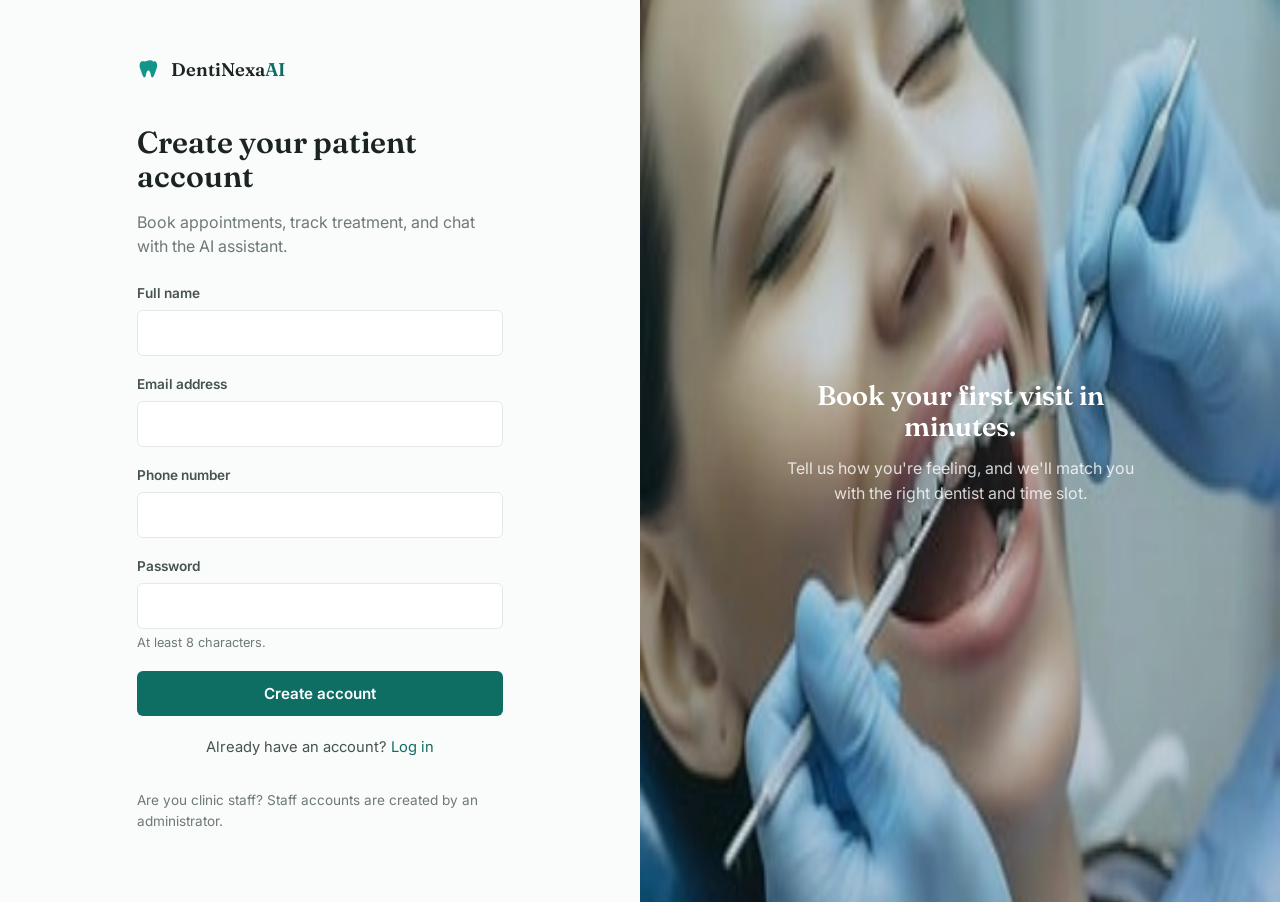
<file: register.html>
<!DOCTYPE html>
<html lang="en">
<head>
<meta charset="UTF-8">
<meta name="viewport" content="width=device-width, initial-scale=1.0">
<title>Create your account — DentiNexa AI</title>
<link rel="stylesheet" href="css/main.css">
<link rel="stylesheet" href="css/auth.css">
</head>
<body>
<div class="auth-shell">
  <div class="auth-panel">
    <a href="index.html" class="brand">
      <img class="icon" src="assets/icons/logo-tooth.svg" alt="DentiNexa AI" width="26" height="26">
      <span>DentiNexa<em>AI</em></span>
    </a>
    <h1>Create your patient account</h1>
    <p class="text-muted mb-24">Book appointments, track treatment, and chat with the AI assistant.</p>

    <form id="register-form" novalidate>
      <div class="field" id="field-fullName">
        <label for="fullName">Full name</label>
        <input type="text" id="fullName" name="fullName" autocomplete="name" required>
        <p class="field-error">Full name is required.</p>
      </div>
      <div class="field" id="field-email">
        <label for="email">Email address</label>
        <input type="email" id="email" name="email" autocomplete="email" required>
        <p class="field-error">Enter a valid email address.</p>
      </div>
      <div class="field" id="field-phone">
        <label for="phone">Phone number</label>
        <input type="tel" id="phone" name="phone" autocomplete="tel">
      </div>
      <div class="field" id="field-password">
        <label for="password">Password</label>
        <input type="password" id="password" name="password" autocomplete="new-password" required minlength="8">
        <p class="field-hint">At least 8 characters.</p>
        <p class="field-error">Password must be at least 8 characters.</p>
      </div>
      <button type="submit" class="btn btn-primary btn-block" id="register-submit">Create account</button>
    </form>

    <p class="auth-switch">Already have an account? <a href="login.html">Log in</a></p>
    <p class="text-sm text-muted mt-16">Are you clinic staff? Staff accounts are created by an administrator.</p>
  </div>
  <div class="auth-side" aria-hidden="true">
    <img src="OIP (1).jpg" class="auth-arch" alt="">
    <div class="auth-side-copy">
      <h2>Book your first visit in minutes.</h2>
      <p>Tell us how you're feeling, and we'll match you with the right dentist and time slot.</p>
    </div>
  </div>
</div>

<script src="js/ui.js"></script>
<script src="js/api.js"></script>
<script src="js/auth.js"></script>
</body>
</html>
</file>
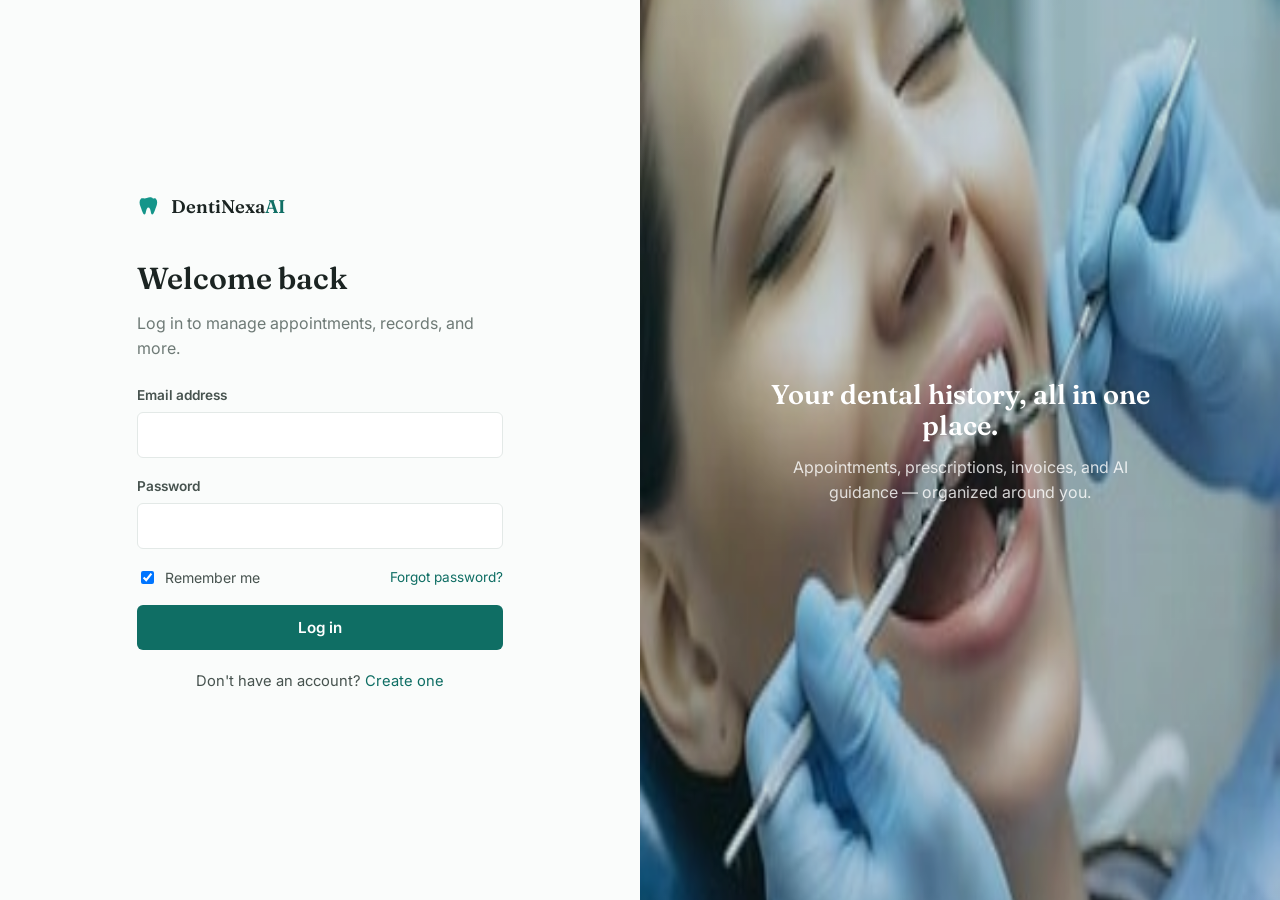
<file: admin/dashboard.html>
<!DOCTYPE html>
<html lang="en">
<head>
<meta charset="UTF-8">
<meta name="viewport" content="width=device-width, initial-scale=1.0">
<title>Admin Dashboard — DentiNexa AI</title>
<link rel="stylesheet" href="../css/main.css">
<link rel="stylesheet" href="../css/dashboard.css">
</head>
<body>
<div class="app-shell">
  <aside class="sidebar" id="sidebar">
    <a href="../index.html" class="brand"><span>DentiNexa<em>AI</em></span></a>
    <nav class="sidebar-nav">
      <a href="#overview" class="nav-link active" data-tab="panel-overview">
        <img class="icon" src="../assets/icons/nav-grid.svg" alt="Overview" width="18" height="18">
        Overview
      </a>
      <a href="#users" class="nav-link" data-tab="panel-users">
        <img class="icon" src="../assets/icons/nav-users.svg" alt="Patients" width="18" height="18">
        Users & Staff
      </a>
      <a href="#audit" class="nav-link" data-tab="panel-audit">
        <img class="icon" src="../assets/icons/nav-file-lines.svg" alt="Notes" width="18" height="18">
        Audit Logs
      </a>
    </nav>
    <div class="sidebar-footer">
      <div class="sidebar-user">
        <div class="sidebar-avatar" id="sidebar-avatar"></div>
        <div>
          <div class="sidebar-user-name" id="sidebar-user-name"></div>
          <div class="sidebar-user-role" id="sidebar-user-role"></div>
        </div>
      </div>
      <button class="btn btn-ghost btn-sm btn-block" id="logout-btn">Log out</button>
    </div>
  </aside>

  <div>
    <header class="topbar">
      <div class="flex items-center gap-16">
        <button class="mobile-menu-btn" id="mobile-menu-btn" aria-label="Open menu">
          <img class="icon" src="../assets/icons/icon-menu.svg" alt="Menu" width="22" height="22">
        </button>
        <h1>Admin Dashboard</h1>
      </div>
      <div class="topbar-actions">
        <button class="theme-toggle" aria-label="Toggle dark mode"></button>
        <button class="btn btn-primary btn-sm" id="add-staff-btn"><span class="btn-label-full">+ Add staff account</span><span class="btn-label-short">+ Add staff</span></button>
      </div>
    </header>

    <main class="dashboard-main">
      <!-- OVERVIEW -->
      <section id="panel-overview">
        <div class="stats-grid">
          <div class="card stat-card"><div class="stat-label">Total patients</div><div class="stat-value" id="stat-patients">0</div></div>
          <div class="card stat-card"><div class="stat-label">Total dentists</div><div class="stat-value" id="stat-dentists">0</div></div>
          <div class="card stat-card"><div class="stat-label">Upcoming appointments</div><div class="stat-value" id="stat-upcoming">0</div></div>
          <div class="card stat-card"><div class="stat-label">Outstanding balance</div><div class="stat-value" id="stat-outstanding">$0</div></div>
        </div>
        <div class="card" style="padding:24px;">
          <h2 class="mb-16">Appointments by status</h2>
          <div id="status-breakdown"></div>
        </div>
      </section>

      <!-- USERS -->
      <section id="panel-users" class="hidden">
        <div class="tabs">
          <button class="tab-btn active" data-target="users-all">All Users</button>
        </div>
        <div id="users-all">
          <div class="card">
            <div class="data-table-wrap">
              <table class="data-table">
                <thead><tr><th>Name</th><th>Email</th><th>Role</th><th>Status</th><th>Joined</th><th></th></tr></thead>
                <tbody id="users-table-body"><tr><td colspan="6"><div class="skeleton" style="height:40px;"></div></td></tr></tbody>
              </table>
            </div>
          </div>
        </div>
      </section>

      <!-- AUDIT LOGS -->
      <section id="panel-audit" class="hidden">
        <div class="section-header"><h2>Recent activity</h2></div>
        <div class="card">
          <div class="data-table-wrap">
            <table class="data-table">
              <thead><tr><th>Time</th><th>User</th><th>Action</th><th>Details</th></tr></thead>
              <tbody id="audit-table-body"><tr><td colspan="4"><div class="skeleton" style="height:40px;"></div></td></tr></tbody>
            </table>
          </div>
        </div>
      </section>
    </main>
  </div>
</div>

<script src="../js/ui.js"></script>
<script src="../js/api.js"></script>
<script src="../js/dashboard-common.js"></script>
<script src="../js/speech.js"></script>
<script src="../js/admin-dashboard.js"></script>
</body>
</html>
</file>
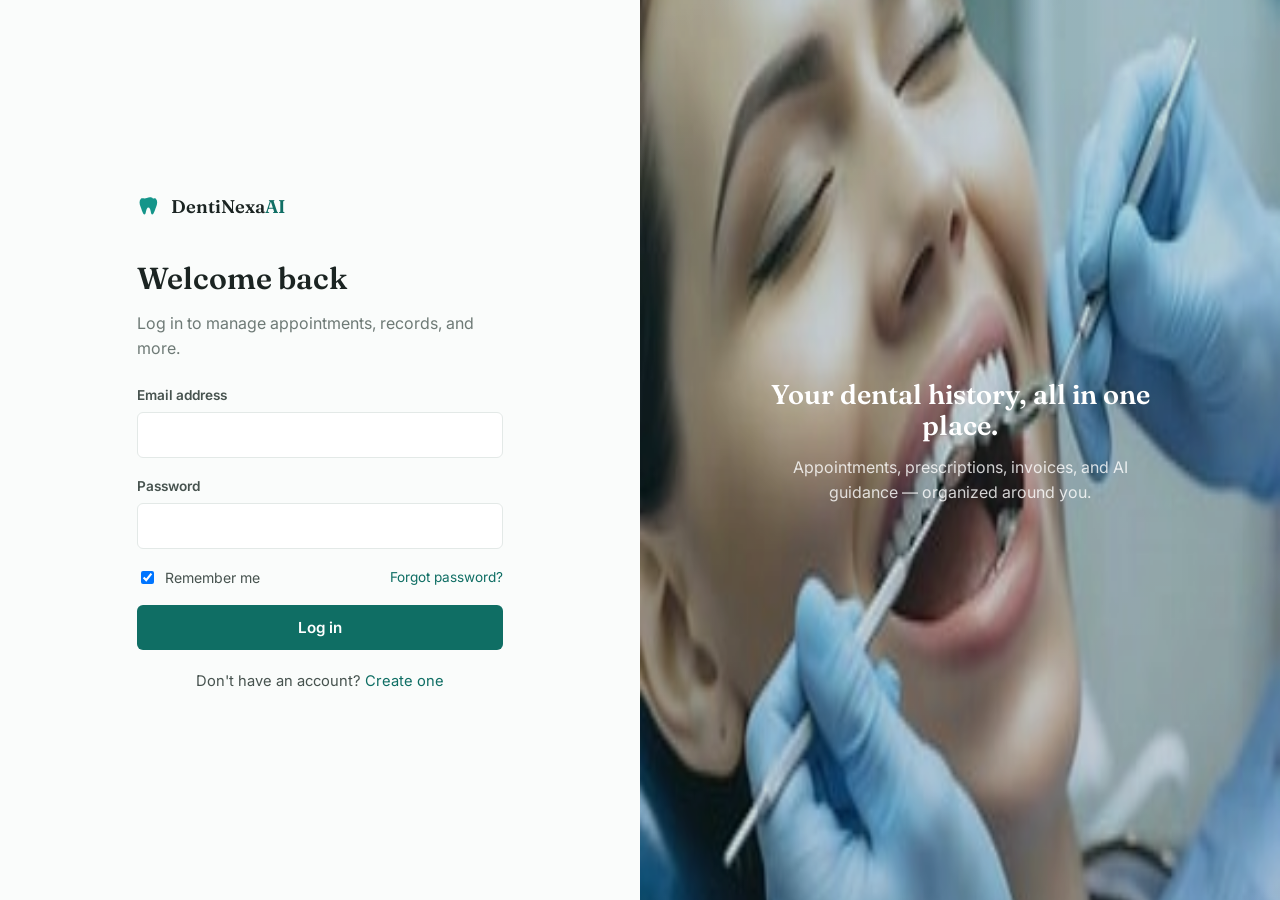
<file: dentist/dashboard.html>
<!DOCTYPE html>
<html lang="en">
<head>
<meta charset="UTF-8">
<meta name="viewport" content="width=device-width, initial-scale=1.0">
<title>Dentist Dashboard — DentiNexa AI</title>
<link rel="stylesheet" href="../css/main.css">
<link rel="stylesheet" href="../css/dashboard.css">
</head>
<body>
<div class="app-shell">
  <aside class="sidebar" id="sidebar">
    <a href="../index.html" class="brand"><span>DentiNexa<em>AI</em></span></a>
    <nav class="sidebar-nav">
      <a href="#schedule" class="nav-link active" data-tab="panel-schedule">
        <img class="icon" src="../assets/icons/nav-calendar.svg" alt="Appointments" width="18" height="18">
        My Schedule
      </a>
      <a href="#patients" class="nav-link" data-tab="panel-patients">
        <img class="icon" src="../assets/icons/nav-users.svg" alt="Patients" width="18" height="18">
        My Patients
      </a>
      <a href="#clinical" class="nav-link" data-tab="panel-clinical">
        <img class="icon" src="../assets/icons/nav-file-lines.svg" alt="Notes" width="18" height="18">
        Clinical Notes
      </a>
    </nav>
    <div class="sidebar-footer">
      <div class="sidebar-user">
        <div class="sidebar-avatar" id="sidebar-avatar"></div>
        <div>
          <div class="sidebar-user-name" id="sidebar-user-name"></div>
          <div class="sidebar-user-role" id="sidebar-user-role"></div>
        </div>
      </div>
      <button class="btn btn-ghost btn-sm btn-block" id="logout-btn">Log out</button>
    </div>
  </aside>

  <div>
    <header class="topbar">
      <div class="flex items-center gap-16">
        <button class="mobile-menu-btn" id="mobile-menu-btn" aria-label="Open menu">
          <img class="icon" src="../assets/icons/icon-menu.svg" alt="Menu" width="22" height="22">
        </button>
        <h1>Dentist Dashboard</h1>
      </div>
      <div class="topbar-actions">
        <button class="theme-toggle" aria-label="Toggle dark mode"></button>
      </div>
    </header>

    <main class="dashboard-main">
      <div id="urgent-alert-container"></div>

      <!-- SCHEDULE -->
      <section id="panel-schedule">
        <div class="stats-grid">
          <div class="card stat-card">
            <div class="stat-label">Today's patients</div>
            <div class="stat-value" id="stat-today-count">0</div>
            <div class="stat-sub">Scheduled today</div>
          </div>
          <div class="card stat-card">
            <div class="stat-label">This week</div>
            <div class="stat-value" id="stat-week-count">0</div>
            <div class="stat-sub">Upcoming appointments</div>
          </div>
          <div class="card stat-card">
            <div class="stat-label">Pending confirmations</div>
            <div class="stat-value" id="stat-pending-count">0</div>
            <div class="stat-sub">Awaiting your confirmation</div>
          </div>
        </div>
        <div class="section-header"><h2>Upcoming schedule</h2></div>
        <div class="card">
          <div class="data-table-wrap">
            <table class="data-table">
              <thead><tr><th>Date</th><th>Time</th><th>Patient</th><th>Reason</th><th>Status</th><th></th></tr></thead>
              <tbody id="schedule-table-body"><tr><td colspan="6"><div class="skeleton" style="height:40px;"></div></td></tr></tbody>
            </table>
          </div>
        </div>
      </section>

      <!-- PATIENTS -->
      <section id="panel-patients" class="hidden">
        <div class="section-header"><h2>Patients</h2></div>
        <div class="card">
          <div class="data-table-wrap">
            <table class="data-table">
              <thead><tr><th>Name</th><th>Email</th><th>Phone</th><th></th></tr></thead>
              <tbody id="patients-table-body"><tr><td colspan="4"><div class="skeleton" style="height:40px;"></div></td></tr></tbody>
            </table>
          </div>
        </div>
      </section>

      <!-- CLINICAL NOTES -->
      <section id="panel-clinical" class="hidden">
        <div class="card" style="padding:28px;max-width:640px;">
          <h2 class="mb-16">Add a clinical note (SOAP)</h2>
          <p class="text-muted mb-16 text-sm">Notes are saved only after you review and submit them.</p>
          <form id="clinical-note-form">
            <div class="field">
              <label for="note-patient">Patient</label>
              <select id="note-patient" name="patientId" required></select>
            </div>
            <div class="field">
              <label for="note-subjective">Subjective</label>
              <textarea id="note-subjective" name="subjective" placeholder="Patient-reported symptoms…" data-voice-input></textarea>
            </div>
            <div class="field">
              <label for="note-objective">Objective</label>
              <textarea id="note-objective" name="objective" placeholder="Clinical observations, exam findings…" data-voice-input></textarea>
            </div>
            <div class="field">
              <label for="note-assessment">Assessment</label>
              <textarea id="note-assessment" name="assessment" placeholder="Clinical assessment…" required data-voice-input></textarea>
            </div>
            <div class="field">
              <label for="note-plan">Plan</label>
              <textarea id="note-plan" name="plan" placeholder="Treatment plan / next steps…" data-voice-input></textarea>
            </div>
            <div class="field">
              <label for="note-diagnosis">Diagnosis</label>
              <input type="text" id="note-diagnosis" name="diagnosis">
            </div>
            <button type="submit" class="btn btn-primary">Save clinical note</button>
          </form>
        </div>

        <div class="card mt-24" style="padding:28px;max-width:640px;">
          <h2 class="mb-16">Write a prescription</h2>
          <form id="prescription-form">
            <div class="field">
              <label for="rx-patient">Patient</label>
              <select id="rx-patient" name="patientId" required></select>
            </div>
            <div class="field">
              <label for="rx-medication">Medication</label>
              <input type="text" id="rx-medication" name="medication" required>
            </div>
            <div class="field">
              <label for="rx-dosage">Dosage</label>
              <input type="text" id="rx-dosage" name="dosage" placeholder="e.g. 500mg, 3x daily">
            </div>
            <div class="field">
              <label for="rx-instructions">Instructions</label>
              <textarea id="rx-instructions" name="instructions" data-voice-input></textarea>
            </div>
            <button type="submit" class="btn btn-primary">Save prescription</button>
          </form>
        </div>
      </section>
    </main>
  </div>
</div>

<script src="../js/ui.js"></script>
<script src="../js/api.js"></script>
<script src="../js/dashboard-common.js"></script>
<script src="../js/speech.js"></script>
<script src="../js/dentist-dashboard.js"></script>
</body>
</html>
</file>
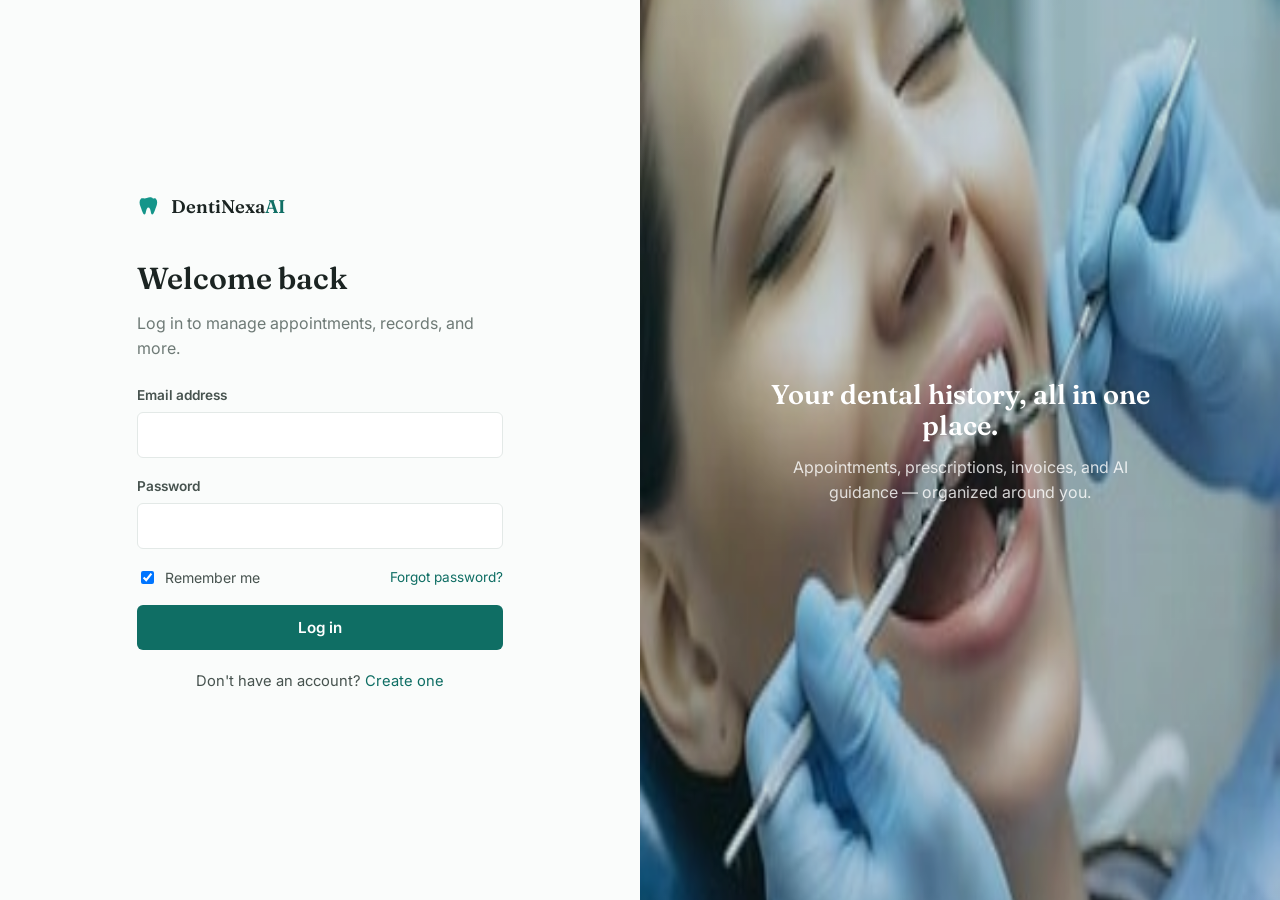
<file: patient/dashboard.html>
<!DOCTYPE html>
<html lang="en">
<head>
<meta charset="UTF-8">
<meta name="viewport" content="width=device-width, initial-scale=1.0">
<title>My Dashboard — DentiNexa AI</title>
<link rel="stylesheet" href="../css/main.css">
<link rel="stylesheet" href="../css/dashboard.css">
</head>
<body>
<div class="app-shell">
  <aside class="sidebar" id="sidebar">
    <a href="../index.html" class="brand"><span>DentiNexa<em>AI</em></span></a>
    <nav class="sidebar-nav">
      <a href="#overview" class="nav-link active" data-tab="panel-overview">
        <img class="icon" src="../assets/icons/nav-grid.svg" alt="Overview" width="18" height="18">
        Overview
      </a>
      <a href="#appointments" class="nav-link" data-tab="panel-appointments">
        <img class="icon" src="../assets/icons/nav-calendar.svg" alt="Appointments" width="18" height="18">
        Appointments
        <span id="nav-alert-dot" class="nav-alert-dot hidden"></span>
      </a>
      <a href="#records" class="nav-link" data-tab="panel-records">
        <img class="icon" src="../assets/icons/nav-file.svg" alt="Medical Records" width="18" height="18">
        Medical Records
      </a>
      <a href="#billing" class="nav-link" data-tab="panel-billing">
        <img class="icon" src="../assets/icons/nav-credit-card.svg" alt="Billing" width="18" height="18">
        Billing
      </a>
      <a href="#documents" class="nav-link" data-tab="panel-documents">
        <img class="icon" src="../assets/icons/nav-file-lines.svg" alt="Documents" width="18" height="18">
        Documents
      </a>
      <a href="#profile" class="nav-link" data-tab="panel-profile">
        <img class="icon" src="../assets/icons/nav-person.svg" alt="Profile" width="18" height="18">
        Profile
      </a>
    </nav>
    <div class="sidebar-footer">
      <div class="sidebar-user">
        <div class="sidebar-avatar" id="sidebar-avatar"></div>
        <div>
          <div class="sidebar-user-name" id="sidebar-user-name"></div>
          <div class="sidebar-user-role" id="sidebar-user-role"></div>
          <div class="sidebar-user-patientid text-muted font-mono" id="sidebar-patient-id" style="font-size:0.7rem;"></div>
        </div>
      </div>
      <button class="btn btn-ghost btn-sm btn-block" id="logout-btn">Log out</button>
    </div>
  </aside>

  <div>
    <header class="topbar">
      <div class="flex items-center gap-16">
        <button class="mobile-menu-btn" id="mobile-menu-btn" aria-label="Open menu">
          <img class="icon" src="../assets/icons/icon-menu.svg" alt="Menu" width="22" height="22">
        </button>
        <h1>Patient Dashboard</h1>
      </div>
      <div class="topbar-actions">
        <button class="theme-toggle" aria-label="Toggle dark mode"></button>
        <button class="btn btn-primary btn-sm" id="book-appointment-btn"><span class="btn-label-full">+ Book appointment</span><span class="btn-label-short">+ Book</span></button>
      </div>
    </header>

    <main class="dashboard-main">
      <div id="ready-alert-container"></div>
      <div id="notif-permission-banner" class="notif-permission-banner hidden">
        <span><img src="../assets/icons/icon-bell-gray.svg" alt="" width="14" height="14" class="inline-icon"> Turn on browser notifications so you don't miss the moment your dentist is ready for you.</span>
        <button class="btn btn-secondary btn-sm" id="enable-notif-btn">Enable notifications</button>
      </div>
      <!-- OVERVIEW -->
      <section id="panel-overview">
        <div class="stats-grid">
          <div class="card stat-card">
            <div class="stat-label">Next appointment</div>
            <div class="stat-value" id="stat-next-appt">—</div>
            <div class="stat-sub" id="stat-next-appt-sub">No upcoming visits</div>
          </div>
          <div class="card stat-card">
            <div class="stat-label">Total visits</div>
            <div class="stat-value" id="stat-total-visits">0</div>
            <div class="stat-sub">All time</div>
          </div>
          <div class="card stat-card">
            <div class="stat-label">Outstanding balance</div>
            <div class="stat-value" id="stat-balance">$0</div>
            <div class="stat-sub">Across all invoices</div>
          </div>
          <div class="card stat-card">
            <div class="stat-label">Active prescriptions</div>
            <div class="stat-value" id="stat-prescriptions">0</div>
            <div class="stat-sub">Currently listed</div>
          </div>
        </div>

        <div class="card" style="padding:24px;">
          <div class="section-header"><h2>Upcoming appointments</h2></div>
          <div id="overview-upcoming-list"><div class="skeleton" style="height:60px;"></div></div>
        </div>
      </section>

      <!-- APPOINTMENTS -->
      <section id="panel-appointments" class="hidden">
        <div class="section-header">
          <h2>All appointments</h2>
          <button class="btn btn-primary btn-sm" id="book-appointment-btn-2">+ Book appointment</button>
        </div>
        <div class="card">
          <div class="data-table-wrap">
            <table class="data-table">
              <thead><tr><th>Date</th><th>Time</th><th>Dentist</th><th>Reason</th><th>Status</th><th></th></tr></thead>
              <tbody id="appointments-table-body">
                <tr><td colspan="6"><div class="skeleton" style="height:40px;"></div></td></tr>
              </tbody>
            </table>
          </div>
        </div>
      </section>

      <!-- MEDICAL RECORDS -->
      <section id="panel-records" class="hidden">
        <div class="tabs">
          <button class="tab-btn active" data-target="records-clinical">Clinical Notes</button>
          <button class="tab-btn" data-target="records-prescriptions">Prescriptions</button>
        </div>
        <div id="records-clinical" class="record-panel">
          <div class="card"><div class="data-table-wrap"><table class="data-table">
            <thead><tr><th>Date</th><th>Dentist</th><th>Diagnosis</th><th>Assessment</th><th>Plan</th></tr></thead>
            <tbody id="clinical-notes-body"><tr><td colspan="5"><div class="skeleton" style="height:40px;"></div></td></tr></tbody>
          </table></div></div>
        </div>
        <div id="records-prescriptions" class="record-panel hidden">
          <div class="card"><div class="data-table-wrap"><table class="data-table">
            <thead><tr><th>Date</th><th>Medication</th><th>Dosage</th><th>Instructions</th></tr></thead>
            <tbody id="prescriptions-body"><tr><td colspan="4"><div class="skeleton" style="height:40px;"></div></td></tr></tbody>
          </table></div></div>
        </div>
      </section>

      <!-- BILLING -->
      <section id="panel-billing" class="hidden">
        <div class="section-header"><h2>Invoices</h2></div>
        <div class="card">
          <div class="data-table-wrap">
            <table class="data-table">
              <thead><tr><th>Date</th><th>Description</th><th>Amount</th><th>Status</th></tr></thead>
              <tbody id="invoices-body"><tr><td colspan="4"><div class="skeleton" style="height:40px;"></div></td></tr></tbody>
            </table>
          </div>
        </div>
      </section>

      <!-- DOCUMENTS -->
      <section id="panel-documents" class="hidden">
        <div class="card" style="padding:28px;max-width:640px;margin-bottom:24px;">
          <h2 class="mb-8">Download medical history</h2>
          <p class="text-muted text-sm mb-16">
            Generates a printable summary of your profile, medical & dental history, and appointments —
            branded for DentiNexa AI. Use your browser's Print dialog to save it as a PDF.
          </p>
          <button class="btn btn-primary" id="download-history-btn">Download medical history (PDF)</button>
        </div>

        <div class="card" style="padding:28px;max-width:640px;">
          <h2 class="mb-8">My documents — upload &amp; AI analysis</h2>
          <p class="text-muted text-sm mb-16">
            Upload a dental photo, X-ray, or document. Our AI can help describe what it sees and flag anything
            worth a closer look — <strong>always presented as assistance, never a diagnosis.</strong>
          </p>
          <div class="upload-dropzone" id="upload-dropzone">
            <input type="file" id="document-upload-input" accept="image/png,image/jpeg,image/jpg,application/pdf" class="hidden">
            <p class="text-sm text-muted" id="upload-dropzone-label">Click to choose a file — JPG, PNG, or PDF</p>
          </div>

          <div id="uploaded-documents-list" class="mt-16"></div>
        </div>
      </section>

      <!-- PROFILE -->
      <section id="panel-profile" class="hidden">
        <div class="card" id="patient-id-banner" style="padding:16px 20px;max-width:640px;margin-bottom:16px;display:none;align-items:center;justify-content:space-between;" >
          <div>
            <span class="text-sm text-muted">Patient ID</span>
            <div class="font-mono" id="profile-patient-id" style="font-size:1.1rem;font-weight:700;color:var(--teal-700);"></div>
          </div>
          <span class="badge badge-teal">Active patient</span>
        </div>
        <div class="card" style="padding:28px;max-width:640px;">
          <h2 class="mb-16">Medical & dental profile</h2>
          <form id="profile-form">
            <div class="field">
              <label for="dateOfBirth">Date of birth</label>
              <input type="date" id="dateOfBirth" name="dateOfBirth">
            </div>
            <div class="field">
              <label for="gender">Gender</label>
              <select id="gender" name="gender">
                <option value="">Prefer not to say</option>
                <option value="male">Male</option>
                <option value="female">Female</option>
                <option value="other">Other</option>
              </select>
            </div>
            <div class="field">
              <label for="address">Address</label>
              <input type="text" id="address" name="address">
            </div>
            <div class="field">
              <label for="emergencyContactName">Emergency contact name</label>
              <input type="text" id="emergencyContactName" name="emergencyContactName">
            </div>
            <div class="field">
              <label for="emergencyContactPhone">Emergency contact phone</label>
              <input type="tel" id="emergencyContactPhone" name="emergencyContactPhone">
            </div>
            <div class="field">
              <label for="allergies">Allergies</label>
              <textarea id="allergies" name="allergies"></textarea>
            </div>
            <div class="field">
              <label for="currentMedications">Current medications</label>
              <textarea id="currentMedications" name="currentMedications"></textarea>
            </div>
            <div class="field">
              <label for="medicalHistory">Medical history</label>
              <textarea id="medicalHistory" name="medicalHistory"></textarea>
            </div>
            <div class="field">
              <label for="dentalHistory">Dental history</label>
              <textarea id="dentalHistory" name="dentalHistory"></textarea>
            </div>
            <button type="submit" class="btn btn-primary">Save profile</button>
          </form>
        </div>
      </section>
    </main>
  </div>
</div>

<script src="../js/ui.js"></script>
<script src="../js/api.js"></script>
<script src="../js/dashboard-common.js"></script>
<script src="../js/speech.js"></script>
<script src="../js/patient-dashboard.js"></script>
</body>
</html>
</file>
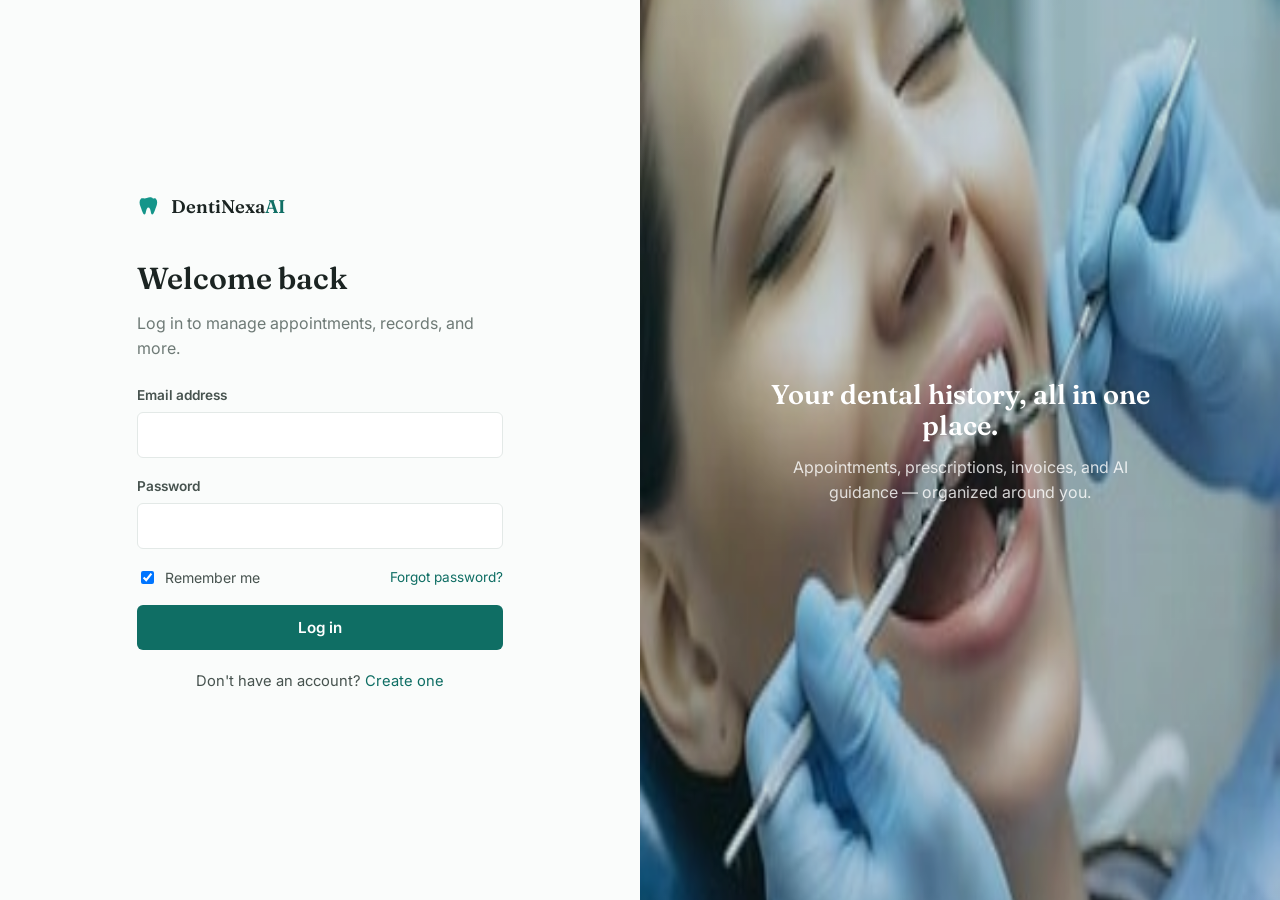
<file: receptionist/dashboard.html>
<!DOCTYPE html>
<html lang="en">
<head>
<meta charset="UTF-8">
<meta name="viewport" content="width=device-width, initial-scale=1.0">
<title>Reception Dashboard — DentiNexa AI</title>
<link rel="stylesheet" href="../css/main.css">
<link rel="stylesheet" href="../css/dashboard.css">
</head>
<body>
<div class="app-shell">
  <aside class="sidebar" id="sidebar">
    <a href="../index.html" class="brand"><span>DentiNexa<em>AI</em></span></a>
    <nav class="sidebar-nav">
      <a href="#requests" class="nav-link" data-tab="panel-requests">
        <img class="icon" src="../assets/icons/icon-bell-gray.svg" alt="New Requests" width="18" height="18">
        New Requests
        <span id="requests-alert-dot" class="nav-alert-dot hidden"></span>
      </a>
      <a href="#appointments" class="nav-link active" data-tab="panel-appointments">
        <img class="icon" src="../assets/icons/nav-calendar.svg" alt="Appointments" width="18" height="18">
        Appointments
      </a>
      <a href="#patients" class="nav-link" data-tab="panel-patients">
        <img class="icon" src="../assets/icons/nav-users.svg" alt="Patients" width="18" height="18">
        Patients
      </a>
    </nav>
    <div class="sidebar-footer">
      <div class="sidebar-user">
        <div class="sidebar-avatar" id="sidebar-avatar"></div>
        <div>
          <div class="sidebar-user-name" id="sidebar-user-name"></div>
          <div class="sidebar-user-role" id="sidebar-user-role"></div>
        </div>
      </div>
      <button class="btn btn-ghost btn-sm btn-block" id="logout-btn">Log out</button>
    </div>
  </aside>

  <div>
    <header class="topbar">
      <div class="flex items-center gap-16">
        <button class="mobile-menu-btn" id="mobile-menu-btn" aria-label="Open menu">
          <img class="icon" src="../assets/icons/icon-menu.svg" alt="Menu" width="22" height="22">
        </button>
        <h1>Reception Dashboard</h1>
      </div>
      <div class="topbar-actions">
        <button class="theme-toggle" aria-label="Toggle dark mode"></button>
        <button class="btn btn-primary btn-sm" id="book-for-patient-btn"><span class="btn-label-full">+ Book for patient</span><span class="btn-label-short">+ Book</span></button>
      </div>
    </header>

    <main class="dashboard-main">
      <div id="urgent-alert-container"></div>

      <!-- NEW REQUESTS (from "Book Your First Visit" — unauthenticated intake) -->
      <section id="panel-requests" class="hidden">
        <div class="section-header">
          <h2>New appointment requests</h2>
        </div>
        <p class="text-muted text-sm mb-16">
          Submitted through the public "Book Your First Visit" form. Review each request, then create the patient's
          account to convert it into a confirmed appointment.
        </p>
        <div class="card">
          <div class="data-table-wrap">
            <table class="data-table">
              <thead><tr><th>Submitted</th><th>Name</th><th>Service</th><th>Requested</th><th>Status</th><th></th></tr></thead>
              <tbody id="requests-table-body"><tr><td colspan="6"><div class="skeleton" style="height:40px;"></div></td></tr></tbody>
            </table>
          </div>
        </div>
      </section>

      <!-- APPOINTMENTS -->
      <section id="panel-appointments">
        <div class="stats-grid">
          <div class="card stat-card">
            <div class="stat-label">Today</div>
            <div class="stat-value" id="stat-today">0</div>
            <div class="stat-sub">Appointments today</div>
          </div>
          <div class="card stat-card">
            <div class="stat-label">Pending</div>
            <div class="stat-value" id="stat-pending">0</div>
            <div class="stat-sub">Awaiting confirmation</div>
          </div>
          <div class="card stat-card">
            <div class="stat-label">Checked in</div>
            <div class="stat-value" id="stat-checked-in">0</div>
            <div class="stat-sub">Currently waiting</div>
          </div>
        </div>
        <div class="section-header">
          <h2>All appointments</h2>
          <input type="text" id="appointment-search" placeholder="Search patient name…" style="padding:8px 12px;border:1px solid var(--border);border-radius:6px;background:var(--surface);color:var(--text-primary);">
        </div>
        <div class="card">
          <div class="data-table-wrap">
            <table class="data-table">
              <thead><tr><th>Date</th><th>Time</th><th>Patient</th><th>Dentist</th><th>Status</th><th></th></tr></thead>
              <tbody id="appt-table-body"><tr><td colspan="6"><div class="skeleton" style="height:40px;"></div></td></tr></tbody>
            </table>
          </div>
        </div>
      </section>

      <!-- PATIENTS -->
      <section id="panel-patients" class="hidden">
        <div class="section-header"><h2>Patients</h2></div>
        <div class="card">
          <div class="data-table-wrap">
            <table class="data-table">
              <thead><tr><th>Name</th><th>Email</th><th>Phone</th></tr></thead>
              <tbody id="patients-table-body"><tr><td colspan="3"><div class="skeleton" style="height:40px;"></div></td></tr></tbody>
            </table>
          </div>
        </div>
      </section>
    </main>
  </div>
</div>

<script src="../js/ui.js"></script>
<script src="../js/api.js"></script>
<script src="../js/dashboard-common.js"></script>
<script src="../js/speech.js"></script>
<script src="../js/reception-dashboard.js"></script>
</body>
</html>
</file>
<file: css/main.css>
@import url('https://fonts.googleapis.com/css2?family=Fraunces:opsz,wght@9..144,400;9..144,500;9..144,600;9..144,700&family=Inter:wght@400;500;600;700&family=IBM+Plex+Mono:wght@400;500&display=swap');

/* ============ DESIGN TOKENS ============ */
:root {
  /* Palette - Light Mode */
  --bg: #FAFCFB;
  --surface: #FFFFFF;
  --surface-raised: #FFFFFF;
  --border: #E3E9E7;

  --teal-900: #0B3B36;
  --teal-700: #0F6E64;
  --teal-500: #14958A;
  --teal-100: #E3F3F1;

  --blue-700: #2E6E95;
  --blue-500: #4A90B8;
  --blue-100: #E8F2F8;

  --emerald-600: #0E9F6E;
  --emerald-100: #E1F7EE;

  --gray-900: #1B2422;
  --gray-700: #47534F;
  --gray-500: #6E7A76;
  --gray-300: #A8B3AF;
  --gray-100: #EEF2F1;

  --danger: #C4453A;
  --danger-100: #FBEBE9;
  --warning: #B8863A;
  --warning-100: #FBF3E4;

  --text-primary: var(--gray-900);
  --text-secondary: var(--gray-700);
  --text-muted: var(--gray-500);

  /* The arch motif accent used for progress + signature elements */
  --arch-stroke: var(--teal-500);

  --radius-sm: 6px;
  --radius-md: 12px;
  --radius-lg: 20px;
  --shadow-sm: 0 1px 2px rgba(11, 59, 54, 0.06);
  --shadow-md: 0 6px 20px rgba(11, 59, 54, 0.08);
  --shadow-lg: 0 16px 40px rgba(11, 59, 54, 0.12);

  --font-display: 'Fraunces', Georgia, serif;
  --font-body: 'Inter', -apple-system, BlinkMacSystemFont, sans-serif;
  --font-mono: 'IBM Plex Mono', monospace;

  --transition-fast: 150ms ease;
  --transition-base: 240ms cubic-bezier(0.4, 0, 0.2, 1);
}

[data-theme="dark"] {
  --bg: #0D1614;
  --surface: #131F1C;
  --surface-raised: #17241F;
  --border: #223531;

  --teal-900: #E3F3F1;
  --teal-700: #4FC3B4;
  --teal-500: #2FA898;
  --teal-100: #16302B;

  --blue-700: #8FC4E4;
  --blue-500: #5FA3C9;
  --blue-100: #142A34;

  --emerald-600: #3ECF97;
  --emerald-100: #123328;

  --gray-900: #EAF1EF;
  --gray-700: #B7C4C0;
  --gray-500: #7E8D89;
  --gray-300: #445450;
  --gray-100: #1A2724;

  --danger: #E8776C;
  --danger-100: #2E1917;
  --warning: #E0B15C;
  --warning-100: #2E2513;

  --text-primary: var(--gray-900);
  --text-secondary: var(--gray-700);
  --text-muted: var(--gray-500);

  --shadow-sm: 0 1px 2px rgba(0,0,0,0.3);
  --shadow-md: 0 6px 20px rgba(0,0,0,0.35);
  --shadow-lg: 0 16px 40px rgba(0,0,0,0.45);
}

/* ============ RESET ============ */
*, *::before, *::after { box-sizing: border-box; }
html { -webkit-text-size-adjust: 100%; scroll-behavior: smooth; }
@media (prefers-reduced-motion: reduce) {
  html { scroll-behavior: auto; }
  *, *::before, *::after { animation-duration: 0.01ms !important; animation-iteration-count: 1 !important; transition-duration: 0.01ms !important; }
}
body {
  margin: 0;
  font-family: var(--font-body);
  background: var(--bg);
  color: var(--text-primary);
  line-height: 1.55;
  transition: background var(--transition-base), color var(--transition-base);
  -webkit-font-smoothing: antialiased;
}
h1, h2, h3, h4 {
  font-family: var(--font-display);
  color: var(--text-primary);
  line-height: 1.15;
  margin: 0 0 0.5em;
  font-weight: 600;
}
p { margin: 0 0 1em; color: var(--text-secondary); }
a { color: var(--teal-700); text-decoration: none; }
a:hover { text-decoration: underline; }
img { max-width: 100%; display: block; }
button, input, select, textarea { font-family: inherit; font-size: inherit; }
ul { padding: 0; margin: 0; list-style: none; }

:focus-visible {
  outline: 2px solid var(--teal-500);
  outline-offset: 2px;
}

.container {
  max-width: 1240px;
  margin: 0 auto;
  padding: 0 24px;
}

.sr-only {
  position: absolute; width: 1px; height: 1px; padding: 0; margin: -1px;
  overflow: hidden; clip: rect(0,0,0,0); white-space: nowrap; border: 0;
}

/* ============ BUTTONS ============ */
.btn {
  display: inline-flex; align-items: center; justify-content: center; gap: 8px;
  padding: 12px 22px;
  border-radius: var(--radius-sm);
  font-weight: 600;
  font-size: 0.95rem;
  border: 1px solid transparent;
  cursor: pointer;
  transition: transform var(--transition-fast), box-shadow var(--transition-fast), background var(--transition-fast), border-color var(--transition-fast);
  white-space: nowrap;
}
.btn:active { transform: translateY(1px); }
.btn-primary { background: var(--teal-700); color: #fff; }
.btn-primary:hover { background: var(--teal-900); text-decoration: none; }
.btn-secondary { background: var(--surface); color: var(--teal-700); border-color: var(--teal-500); }
.btn-secondary:hover { background: var(--teal-100); text-decoration: none; }
.btn-ghost { background: transparent; color: var(--text-secondary); }
.btn-ghost:hover { background: var(--gray-100); text-decoration: none; }
.btn-danger { background: var(--danger); color: #fff; }
.btn-danger:hover { opacity: 0.9; text-decoration: none; }
.btn-sm { padding: 8px 14px; font-size: 0.85rem; }
.btn:disabled { opacity: 0.5; cursor: not-allowed; }
.btn-block { width: 100%; }

/* ============ FORMS ============ */
.field { margin-bottom: 18px; }
.field label {
  display: block; font-size: 0.85rem; font-weight: 600; color: var(--text-secondary);
  margin-bottom: 6px;
}
.field input, .field select, .field textarea {
  width: 100%;
  padding: 12px 14px;
  border: 1px solid var(--border);
  border-radius: var(--radius-sm);
  background: var(--surface);
  color: var(--text-primary);
  transition: border-color var(--transition-fast), box-shadow var(--transition-fast);
}
.field input:focus, .field select:focus, .field textarea:focus {
  outline: none;
  border-color: var(--teal-500);
  box-shadow: 0 0 0 3px var(--teal-100);
}
.field textarea { resize: vertical; min-height: 90px; }
.field-hint { font-size: 0.8rem; color: var(--text-muted); margin-top: 4px; }
.field-error { font-size: 0.8rem; color: var(--danger); margin-top: 4px; display: none; }
.field.has-error input, .field.has-error select, .field.has-error textarea { border-color: var(--danger); }
.field.has-error .field-error { display: block; }

/* ============ CARDS ============ */
.card {
  background: var(--surface);
  border: 1px solid var(--border);
  border-radius: var(--radius-md);
  box-shadow: var(--shadow-sm);
}

/* ============ EMERGENCY ALERT ============ */
.emergency-banner-wrap {
  padding-top: 18px;
}
.emergency-banner {
  display: flex; align-items: center; justify-content: space-between; gap: 18px;
  background: linear-gradient(135deg, var(--danger), #9d2d2a);
  color: #fff; border-radius: var(--radius-md); padding: 16px 20px;
  box-shadow: var(--shadow-md); border: 1px solid rgba(255,255,255,0.16);
  animation: emergency-banner-pulse 1.8s ease-in-out infinite;
}
@keyframes emergency-banner-pulse {
  0%, 100% { box-shadow: var(--shadow-md), 0 0 0 0 rgba(196, 69, 58, 0.35); }
  50% { box-shadow: var(--shadow-md), 0 0 0 12px rgba(196, 69, 58, 0); }
}
.emergency-banner-label {
  display: inline-flex; align-items: center; justify-content: center;
  background: rgba(255,255,255,0.12); color: #fff; border-radius: 999px;
  padding: 6px 12px; font-size: 0.75rem; font-weight: 700; letter-spacing: 0.04em;
  text-transform: uppercase; flex-shrink: 0;
}
.emergency-banner-text {
  display: flex; flex: 1; align-items: center; justify-content: space-between; gap: 18px; flex-wrap: wrap;
  font-size: 0.95rem; color: rgba(255,255,255,0.96);
}
.emergency-banner-text strong { font-size: 1rem; }
.emergency-banner .btn-danger {
  background: #fff; color: var(--danger); border-color: #fff;
  box-shadow: none;
}
.emergency-banner .btn-danger:hover {
  background: #fff; opacity: 0.96; text-decoration: none;
}

.emergency-trigger {
  margin: 0 0 16px;
}
.emergency-modal-overlay {
  position: fixed; inset: 0; background: rgba(11, 20, 18, 0.6); display: flex; align-items: center; justify-content: center; z-index: 1400; padding: 20px;
}
.emergency-modal {
  width: min(560px, 100%); background: var(--surface); border: 1px solid var(--border); border-radius: var(--radius-lg); box-shadow: var(--shadow-lg); padding: 28px;
}
.emergency-modal-header {
  display: flex; align-items: center; justify-content: space-between; gap: 14px; margin-bottom: 16px;
}
.emergency-modal-header h3 { margin: 0; }
.emergency-modal-close {
  border: none; background: transparent; color: var(--text-muted); font-size: 1.6rem; line-height: 1; cursor: pointer;
}
.emergency-modal-grid {
  display: grid; grid-template-columns: repeat(2, minmax(0, 1fr)); gap: 14px;
}
@media (max-width: 560px) {
  .emergency-modal-grid { grid-template-columns: 1fr; }
  .emergency-banner { flex-direction: column; align-items: flex-start; }
  .emergency-banner-text { width: 100%; }
}

/* ============ BADGES ============ */
.badge {
  display: inline-flex; align-items: center; gap: 6px;
  padding: 4px 10px; border-radius: 999px;
  font-size: 0.75rem; font-weight: 600;
}
.badge-teal { background: var(--teal-100); color: var(--teal-700); }
.badge-blue { background: var(--blue-100); color: var(--blue-700); }
.badge-emerald { background: var(--emerald-100); color: var(--emerald-600); }
.badge-warning { background: var(--warning-100); color: var(--warning); }
.badge-danger { background: var(--danger-100); color: var(--danger); }
.badge-gray { background: var(--gray-100); color: var(--text-muted); }

/* ============ ICON IMAGES ============
   All icons in this app are real image files (see /assets/icons), not inline SVG markup. */
img.icon {
  display: inline-block; flex-shrink: 0; vertical-align: middle;
}
.inline-icon {
  display: inline-block; vertical-align: -2px; margin-right: 4px; flex-shrink: 0;
}
.service-icon img, .dentist-avatar img { display: block; }

/* ============ VOICE INPUT (speech-to-text) ============ */
.field.has-voice-input { position: relative; }
.field.has-voice-input input, .field.has-voice-input textarea { padding-right: 40px; }
.voice-btn {
  position: absolute; top: 32px; right: 8px;
  width: 26px; height: 26px; border-radius: 50%;
  background: var(--gray-100); border: 1px solid var(--border); cursor: pointer;
  display: flex; align-items: center; justify-content: center;
  transition: background var(--transition-fast);
}
.voice-btn:hover { background: var(--teal-100); }
.field.has-voice-input textarea ~ .voice-btn { top: 32px; }
.voice-btn-disabled { opacity: 0.55; cursor: help; }
.voice-btn-listening {
  background: var(--danger); border-color: var(--danger);
  animation: voice-pulse 1.1s ease-in-out infinite;
}
.voice-btn-listening img { filter: brightness(0) invert(1); }
@keyframes voice-pulse {
  0%, 100% { box-shadow: 0 0 0 0 rgba(196, 69, 58, 0.45); }
  50% { box-shadow: 0 0 0 7px rgba(196, 69, 58, 0); }
}
.field.voice-listening::after {
  content: "Listening… speak now"; display: block; font-size: 0.76rem;
  color: var(--danger); margin-top: 4px; font-weight: 600;
}

/* Voice button for single-line chat-style inputs (not wrapped in .field) */
.voice-btn-inline {
  width: 30px; height: 30px; border-radius: 50%; border: 1px solid var(--border);
  background: var(--gray-100); cursor: pointer; display: flex; align-items: center; justify-content: center;
  flex-shrink: 0; transition: background var(--transition-fast);
}
.voice-btn-inline:hover { background: var(--teal-100); }
.badge-alert {
  background: var(--emerald-600); color: #fff;
  animation: badge-pulse 1.6s ease-in-out infinite;
}
@keyframes badge-pulse {
  0%, 100% { box-shadow: 0 0 0 0 rgba(14, 159, 110, 0.5); }
  50% { box-shadow: 0 0 0 6px rgba(14, 159, 110, 0); }
}

/* ============ TOASTS ============ */
#toast-container {
  position: fixed; top: 20px; right: 20px; z-index: 9999;
  display: flex; flex-direction: column; gap: 10px;
  max-width: 340px;
}
.toast {
  background: var(--surface); border: 1px solid var(--border);
  border-left: 4px solid var(--teal-500);
  border-radius: var(--radius-sm); box-shadow: var(--shadow-lg);
  padding: 14px 16px; font-size: 0.9rem;
  animation: toast-in 200ms ease;
}
.toast.success { border-left-color: var(--emerald-600); }
.toast.error { border-left-color: var(--danger); }
.toast.warning { border-left-color: var(--warning); }
@keyframes toast-in { from { opacity: 0; transform: translateX(16px); } to { opacity: 1; transform: translateX(0); } }

/* ============ SKELETON LOADERS ============ */
.skeleton {
  background: linear-gradient(90deg, var(--gray-100) 25%, var(--border) 50%, var(--gray-100) 75%);
  background-size: 200% 100%;
  animation: skeleton-shine 1.4s ease infinite;
  border-radius: var(--radius-sm);
}
@keyframes skeleton-shine { to { background-position: -200% 0; } }

/* ============ THEME TOGGLE ============ */
.theme-toggle {
  width: 44px; height: 44px; border-radius: 50%;
  border: 1px solid var(--border); background: var(--surface);
  display: inline-flex; align-items: center; justify-content: center;
  cursor: pointer; color: var(--text-secondary);
  transition: background var(--transition-fast);
}
.theme-toggle:hover { background: var(--gray-100); }

/* ============ THE ARCH MOTIF (signature element) ============
   A recurring dental-arch curve used as a progress indicator,
   section divider, and stat-card accent throughout the app. */
.arch-divider {
  width: 100%; height: 28px; overflow: hidden;
}
.arch-progress {
  position: relative; width: 100%; height: 8px;
  background: var(--gray-100); border-radius: 999px; overflow: hidden;
}
.arch-progress > span {
  position: absolute; inset: 0; width: var(--pct, 0%);
  background: linear-gradient(90deg, var(--teal-500), var(--emerald-600));
  border-radius: 999px; transition: width 600ms ease;
}

/* ============ EMPTY / ERROR STATES ============ */
.empty-state {
  text-align: center; padding: 48px 24px; color: var(--text-muted);
}
.empty-state svg { margin: 0 auto 16px; opacity: 0.5; }

/* ============ UTILITIES ============ */
.flex { display: flex; }
.flex-col { flex-direction: column; }
.items-center { align-items: center; }
.justify-between { justify-content: space-between; }
.gap-8 { gap: 8px; } .gap-12 { gap: 12px; } .gap-16 { gap: 16px; } .gap-24 { gap: 24px; }
.mt-8 { margin-top: 8px; } .mt-16 { margin-top: 16px; } .mt-24 { margin-top: 24px; } .mt-32 { margin-top: 32px; }
.mb-8 { margin-bottom: 8px; } .mb-16 { margin-bottom: 16px; } .mb-24 { margin-bottom: 24px; }
.text-muted { color: var(--text-muted); }
.text-sm { font-size: 0.85rem; }
.font-mono { font-family: var(--font-mono); }
.hidden { display: none !important; }
</file>
<file: css/landing.css>
/* ============ HEADER ============ */
.site-header {
  position: sticky; top: 0; z-index: 100;
  background: color-mix(in srgb, var(--bg) 88%, transparent);
  backdrop-filter: blur(10px);
  border-bottom: 1px solid var(--border);
}
.header-inner { display: flex; align-items: center; justify-content: space-between; height: 72px; }
.brand { display: flex; align-items: center; gap: 8px; font-family: var(--font-display); font-size: 1.25rem; font-weight: 600; color: var(--text-primary); }
.brand em { font-style: normal; color: var(--teal-700); }
.brand:hover { text-decoration: none; }
.main-nav { display: flex; gap: 28px; }
.main-nav a { color: var(--text-secondary); font-weight: 500; font-size: 0.92rem; }
.main-nav a:hover { color: var(--teal-700); text-decoration: none; }
.header-actions { display: flex; align-items: center; gap: 10px; }
.nav-burger { display: none; flex-direction: column; gap: 4px; background: none; border: none; cursor: pointer; padding: 8px; }
.nav-burger span { width: 22px; height: 2px; background: var(--text-primary); border-radius: 2px; }

/* ============ HERO ============ */
.hero { padding: 88px 0 60px; overflow: hidden; }
.hero-inner { display: grid; grid-template-columns: minmax(0, 1.1fr) minmax(0, 0.9fr); gap: 48px; align-items: center; }
.eyebrow {
  display: inline-block; font-size: 0.78rem; font-weight: 700; letter-spacing: 0.08em;
  text-transform: uppercase; color: var(--teal-700); margin-bottom: 14px;
}
.eyebrow.center { display: block; text-align: center; }
.hero h1 { font-size: clamp(2.4rem, 5vw, 3.6rem); max-width: 560px; }
.hero-lead { font-size: 1.1rem; max-width: 520px; }
.hero-actions { display: flex; gap: 14px; margin: 28px 0 40px; flex-wrap: wrap; }
.hero-trust { display: flex; gap: 36px; }
.trust-stat { display: flex; flex-direction: column; }
.trust-stat strong { font-family: var(--font-display); font-size: 1.6rem; color: var(--teal-700); }
.trust-stat span { font-size: 0.82rem; color: var(--text-muted); }
.hero-visual { display: flex; justify-content: center; }
.arch-hero { width: 100%; max-width: 380px; animation: arch-float 6s ease-in-out infinite; }
@keyframes arch-float { 0%,100% { transform: translateY(0); } 50% { transform: translateY(-10px); } }

/* ============ AI PREVIEW ============ */
.ai-preview { padding: 60px 0; background: var(--surface); border-top: 1px solid var(--border); border-bottom: 1px solid var(--border); }
.ai-preview-inner { display: grid; grid-template-columns: minmax(0, 0.9fr) minmax(0, 1.1fr); gap: 56px; align-items: center; }
.ai-chat-mock { padding: 0; overflow: hidden; }
.ai-chat-header { display: flex; align-items: center; gap: 8px; padding: 16px 20px; border-bottom: 1px solid var(--border); font-weight: 600; }
.ai-chat-reset {
  margin-left: auto; background: none; border: none; cursor: pointer; color: var(--text-muted);
  font-size: 1.1rem; line-height: 1; padding: 4px 6px; border-radius: var(--radius-sm);
  transition: background var(--transition-fast), color var(--transition-fast);
}
.ai-chat-reset:hover { background: var(--gray-100); color: var(--teal-700); }
.ai-chat-body { scroll-behavior: smooth; max-height: 320px; overflow-y: auto; }
.typing-indicator { display: inline-flex; gap: 4px; align-items: center; padding: 4px 2px; }
.typing-indicator span {
  width: 6px; height: 6px; border-radius: 50%; background: var(--text-muted);
  animation: typing-bounce 1.2s ease-in-out infinite;
}
.typing-indicator span:nth-child(2) { animation-delay: 0.15s; }
.typing-indicator span:nth-child(3) { animation-delay: 0.3s; }
@keyframes typing-bounce { 0%, 60%, 100% { transform: translateY(0); opacity: 0.5; } 30% { transform: translateY(-4px); opacity: 1; } }
.ai-chat-input input:disabled { opacity: 0.6; }
.ai-dot { width: 8px; height: 8px; border-radius: 50%; background: var(--emerald-600); box-shadow: 0 0 0 4px var(--emerald-100); }
.ai-chat-body { padding: 20px; display: flex; flex-direction: column; gap: 12px; min-height: 220px; }
.bubble { max-width: 80%; padding: 10px 14px; border-radius: var(--radius-md); font-size: 0.9rem; }
.bubble-user { align-self: flex-end; background: var(--teal-700); color: #fff; border-bottom-right-radius: 4px; }
.bubble-ai { align-self: flex-start; background: var(--gray-100); color: var(--text-primary); border-bottom-left-radius: 4px; }
.ai-chat-input { display: flex; gap: 8px; padding: 14px 20px; border-top: 1px solid var(--border); }
.ai-chat-input button { flex-shrink: 0; }
.ai-chat-input input { flex: 1; min-width: 0; padding: 10px 12px; border-radius: var(--radius-sm); border: 1px solid var(--border); background: var(--bg); color: var(--text-primary); }
.ai-chat-input input:focus { outline: none; border-color: var(--teal-500); box-shadow: 0 0 0 3px var(--teal-100); }
.check-list li { position: relative; padding-left: 26px; margin-bottom: 10px; color: var(--text-secondary); }
.check-list li::before { content: "✓"; position: absolute; left: 0; color: var(--teal-700); font-weight: 700; }
.fine-print { font-size: 0.78rem; color: var(--text-muted); font-style: italic; }

/* ============ SERVICES ============ */
.services { padding: 80px 0; }
.center { text-align: center; }
h2.center { max-width: 640px; margin: 0 auto 48px; }
.services-grid { display: grid; grid-template-columns: repeat(3, minmax(0, 1fr)); gap: 20px; }
.service-card { padding: 28px; transition: transform var(--transition-base), box-shadow var(--transition-base); }
.service-card:hover { transform: translateY(-4px); box-shadow: var(--shadow-md); }
.service-icon { font-size: 1.8rem; margin-bottom: 14px; }

/* ============ ABOUT ============ */
.about { padding: 80px 0; background: var(--surface); border-top: 1px solid var(--border); border-bottom: 1px solid var(--border); }
.about-inner { display: grid; grid-template-columns: minmax(0, 0.9fr) minmax(0, 1.1fr); gap: 56px; }
.why-grid { display: grid; grid-template-columns: minmax(0, 1fr) minmax(0, 1fr); gap: 24px; }
.why-item h4 { color: var(--teal-700); margin-bottom: 6px; }

/* ============ DENTISTS ============ */
.dentists { padding: 80px 0; }
.dentists-grid { display: grid; grid-template-columns: repeat(3, minmax(0, 1fr)); gap: 20px; }
.dentist-card { padding: 24px; text-align: center; }
.dentist-avatar {
  width: 72px; height: 72px; border-radius: 50%; margin: 0 auto 14px;
  background: var(--teal-100); color: var(--teal-700); display: flex; align-items: center; justify-content: center;
  font-family: var(--font-display); font-size: 1.4rem; font-weight: 600;
}
.dentist-card h3 { margin-bottom: 2px; font-size: 1.05rem; }
.dentist-specialty { color: var(--teal-700); font-size: 0.85rem; font-weight: 600; margin-bottom: 10px; }

/* ============ TESTIMONIALS ============ */
.testimonials { padding: 80px 0; background: var(--surface); border-top: 1px solid var(--border); border-bottom: 1px solid var(--border); }
.testimonials-grid { display: grid; grid-template-columns: repeat(3, minmax(0, 1fr)); gap: 20px; }
.testimonial { padding: 28px; margin: 0; }
.testimonial p { font-style: italic; color: var(--text-primary); font-size: 1rem; }
.testimonial cite { font-style: normal; font-size: 0.82rem; color: var(--text-muted); }

/* ============ PRICING ============ */
.pricing { padding: 80px 0; }
.pricing-grid { display: grid; grid-template-columns: repeat(3, minmax(0, 1fr)); gap: 20px; align-items: stretch; }
.price-card { padding: 32px 28px; display: flex; flex-direction: column; position: relative; }
.price-card.featured { border-color: var(--teal-500); box-shadow: var(--shadow-md); }
.price-card .badge { position: absolute; top: -12px; left: 28px; }
.price { font-family: var(--font-display); font-size: 2.2rem; color: var(--teal-700); margin: 10px 0; }
.price span { font-size: 0.9rem; font-weight: 400; color: var(--text-muted); }
.price-card .check-list { margin: 18px 0 24px; flex: 1; }

/* ============ FAQ ============ */
.faq { padding: 80px 0; background: var(--surface); border-top: 1px solid var(--border); border-bottom: 1px solid var(--border); }
.faq-list { max-width: 720px; margin: 0 auto; display: flex; flex-direction: column; gap: 12px; }
.faq-item { border: 1px solid var(--border); border-radius: var(--radius-md); padding: 16px 20px; background: var(--bg); }
.faq-item summary { cursor: pointer; font-weight: 600; }
.faq-item p { margin-top: 12px; margin-bottom: 0; }

/* ============ CONTACT ============ */
.contact { padding: 80px 0; }
.contact-inner { display: grid; grid-template-columns: minmax(0, 1.2fr) minmax(0, 0.8fr); gap: 24px; }
.contact-form-wrap { padding: 32px; }
.contact-side { display: flex; flex-direction: column; gap: 20px; }
.map-card { overflow: hidden; padding: 0; }
.map-placeholder {
  height: 160px; background: var(--teal-100);
  background-image: repeating-linear-gradient(135deg, transparent, transparent 18px, color-mix(in srgb, var(--teal-500) 12%, transparent) 18px, color-mix(in srgb, var(--teal-500) 12%, transparent) 19px);
  display: flex; align-items: center; justify-content: center;
}
.map-marker-img { width: 40px; height: 40px; }
.card-pad { padding: 20px; }
.emergency-card { border-color: var(--danger); }

/* ============ NEWSLETTER ============ */
.newsletter { padding: 56px 0; background: var(--teal-900); }
.newsletter-inner { display: flex; align-items: center; justify-content: space-between; gap: 24px; flex-wrap: wrap; }
.newsletter h2 { color: #fff; margin-bottom: 4px; }
.newsletter .text-muted { color: rgba(255,255,255,0.7); }
.newsletter-form { display: flex; gap: 10px; flex: 1; min-width: 0; max-width: 420px; }
.newsletter-form input { padding: 12px 16px; border-radius: var(--radius-sm); border: none; flex: 1; min-width: 0; }

/* ============ FOOTER ============ */
.site-footer { background: var(--surface); border-top: 1px solid var(--border); padding: 56px 0 0; }
.footer-inner { display: flex; justify-content: space-between; gap: 40px; padding-bottom: 40px; flex-wrap: wrap; }
.footer-brand span { font-family: var(--font-display); font-size: 1.2rem; font-weight: 600; }
.footer-brand em { font-style: normal; color: var(--teal-700); }
.footer-links { display: flex; gap: 40px; flex-wrap: wrap; }
.footer-links h5 { font-size: 0.8rem; text-transform: uppercase; letter-spacing: 0.06em; color: var(--text-muted); margin-bottom: 12px; }
.footer-links a { display: block; color: var(--text-secondary); margin-bottom: 8px; font-size: 0.9rem; }
.footer-bottom { border-top: 1px solid var(--border); padding: 20px 0; }

/* ============ RESPONSIVE ============ */
@media (max-width: 980px) {
  .main-nav {
    display: none; position: absolute; top: 72px; left: 0; right: 0;
    background: var(--surface); border-bottom: 1px solid var(--border);
    flex-direction: column; padding: 12px 24px 20px; gap: 2px; box-shadow: var(--shadow-md);
    z-index: 99;
  }
  .main-nav.nav-open { display: flex; }
  .main-nav a { padding: 12px 8px; border-radius: var(--radius-sm); }
  .main-nav a:hover { background: var(--gray-100); text-decoration: none; }
  .nav-burger { display: flex; }
  .header-actions .btn { display: none; }
}
@media (max-width: 900px) {
  .hero-inner, .ai-preview-inner, .about-inner, .contact-inner { grid-template-columns: minmax(0, 1fr); }
  .services-grid, .dentists-grid, .testimonials-grid, .pricing-grid { grid-template-columns: minmax(0, 1fr) minmax(0, 1fr); }
  .why-grid { grid-template-columns: minmax(0, 1fr); }
  .hero-visual { order: -1; max-width: 280px; margin: 0 auto; }
}
@media (max-width: 700px) {
  .services-grid, .dentists-grid, .testimonials-grid, .pricing-grid { grid-template-columns: minmax(0, 1fr); }
  .newsletter-inner { flex-direction: column; align-items: stretch; text-align: center; }
  .newsletter-form { max-width: none; flex-direction: column; }
}
</file>
<file: css/booking.css>
body { background: var(--bg); }

.booking-header {
  border-bottom: 1px solid var(--border); background: var(--surface);
  position: sticky; top: 0; z-index: 10;
}
.booking-header-inner { display: flex; align-items: center; justify-content: space-between; height: 64px; }
.booking-header .brand { display: flex; align-items: center; gap: 8px; font-family: var(--font-display); font-size: 1.1rem; font-weight: 600; color: var(--text-primary); }
.booking-header .brand em { font-style: normal; color: var(--teal-700); }
.booking-header .brand:hover { text-decoration: none; }

.booking-shell { padding: 40px 0 80px; }
.booking-container { max-width: 760px; }

.booking-intro { text-align: center; margin-bottom: 32px; }
.booking-intro h1 { font-size: 2rem; margin-bottom: 10px; }
.booking-intro p { max-width: 520px; margin: 0 auto; }

/* ============ STEPPER ============ */
.stepper {
  display: flex; justify-content: space-between; list-style: none;
  margin: 0 0 32px; padding: 0; position: relative;
}
.stepper::before {
  content: ""; position: absolute; top: 15px; left: 5%; right: 5%; height: 2px;
  background: var(--border); z-index: 0;
}
.stepper-item {
  display: flex; flex-direction: column; align-items: center; gap: 6px;
  position: relative; z-index: 1; flex: 1;
}
.stepper-dot {
  width: 32px; height: 32px; border-radius: 50%; background: var(--surface);
  border: 2px solid var(--border); color: var(--text-muted);
  display: flex; align-items: center; justify-content: center;
  font-size: 0.85rem; font-weight: 700;
  transition: background var(--transition-base), border-color var(--transition-base), color var(--transition-base);
}
.stepper-label { font-size: 0.72rem; color: var(--text-muted); text-align: center; max-width: 80px; }
.stepper-item.active .stepper-dot { border-color: var(--teal-500); color: var(--teal-700); background: var(--teal-100); }
.stepper-item.active .stepper-label { color: var(--teal-700); font-weight: 600; }
.stepper-item.completed .stepper-dot { border-color: var(--teal-500); background: var(--teal-500); color: #fff; }
.stepper-item.completed .stepper-dot::after { content: "✓"; }
.stepper-item.completed .stepper-dot span { display: none; }

/* ============ FORM CARD ============ */
.booking-card { padding: 32px; }
.step-panel { border: none; margin: 0; padding: 0; display: none; animation: step-fade-in 280ms ease; }
.step-panel.active { display: block; }
@keyframes step-fade-in { from { opacity: 0; transform: translateX(8px); } to { opacity: 1; transform: translateX(0); } }
.step-panel legend {
  font-family: var(--font-display); font-size: 1.2rem; font-weight: 600;
  color: var(--text-primary); padding: 0; margin-bottom: 20px; width: 100%;
}
.field-row { display: grid; grid-template-columns: repeat(auto-fit, minmax(160px, 1fr)); gap: 16px; }
.field-hint { font-size: 0.8rem; color: var(--text-muted); margin-top: -8px; margin-bottom: 16px; }

.consent-field .checkbox-row { align-items: flex-start; gap: 10px; }
.consent-field .checkbox-row input { margin-top: 3px; flex-shrink: 0; }
.consent-field .checkbox-row span { font-size: 0.9rem; color: var(--text-secondary); }

.review-summary { margin-bottom: 24px; }
.review-group { margin-bottom: 20px; }
.review-group h4 { font-size: 0.8rem; text-transform: uppercase; letter-spacing: 0.04em; color: var(--teal-700); margin-bottom: 10px; }
.review-grid { display: grid; grid-template-columns: repeat(auto-fit, minmax(180px, 1fr)); gap: 10px 20px; }
.review-item { font-size: 0.88rem; }
.review-item .review-label { color: var(--text-muted); display: block; font-size: 0.76rem; }
.review-item .review-value { color: var(--text-primary); }

/* ============ STEP NAVIGATION ============ */
.step-nav {
  display: flex; align-items: center; justify-content: space-between;
  margin-top: 32px; padding-top: 24px; border-top: 1px solid var(--border);
  flex-wrap: wrap; gap: 12px;
}
.step-nav-right { display: flex; align-items: center; gap: 14px; }
.step-counter { font-size: 0.82rem; color: var(--text-muted); }

/* ============ SUCCESS SCREEN ============ */
.success-screen { text-align: center; padding: 24px 0; animation: success-fade-in 400ms ease; }
@keyframes success-fade-in { from { opacity: 0; transform: translateY(10px); } to { opacity: 1; transform: translateY(0); } }
.success-check-wrap { display: flex; justify-content: center; margin-bottom: 20px; }
.success-check { width: 84px; height: 84px; }
.success-check-circle {
  fill: none; stroke: var(--emerald-600); stroke-width: 3;
  stroke-dasharray: 226; stroke-dashoffset: 226;
  animation: draw-circle 500ms ease forwards;
}
.success-check-mark {
  fill: none; stroke: var(--emerald-600); stroke-width: 4; stroke-linecap: round; stroke-linejoin: round;
  stroke-dasharray: 48; stroke-dashoffset: 48;
  animation: draw-check 350ms ease forwards 480ms;
}
@keyframes draw-circle { to { stroke-dashoffset: 0; } }
@keyframes draw-check { to { stroke-dashoffset: 0; } }
@media (prefers-reduced-motion: reduce) {
  .success-check-circle, .success-check-mark { stroke-dashoffset: 0; animation: gentle-fade 400ms ease forwards; }
  .success-screen, .step-panel { animation: none; }
}
@keyframes gentle-fade { from { opacity: 0; } to { opacity: 1; } }

.success-screen h1 { font-size: 1.7rem; margin: 0 0 10px; }
.success-details { max-width: 400px; margin: 24px auto; padding: 24px; text-align: left; }
.success-detail-row {
  display: flex; justify-content: space-between; align-items: center;
  padding: 10px 0; border-bottom: 1px solid var(--border); font-size: 0.9rem;
}
.success-detail-row:last-of-type { border-bottom: none; }
.success-status { display: flex; align-items: center; gap: 8px; margin-top: 14px; padding-top: 14px; border-top: 1px solid var(--border); }
.success-note { max-width: 440px; margin: 0 auto 28px; line-height: 1.6; }

@media (max-width: 700px) {
  .stepper-label { display: none; }
  .booking-card { padding: 22px; }
  .step-nav { flex-direction: column; align-items: stretch; }
  .step-nav-right { justify-content: space-between; }
}
</file>
<file: css/auth.css>
body { background: var(--bg); }
.auth-shell { display: grid; grid-template-columns: 1fr 1fr; min-height: 100vh; }
.auth-panel { padding: 56px clamp(24px, 6vw, 88px); display: flex; flex-direction: column; justify-content: center; max-width: 520px; margin: 0 auto; width: 100%; }
.auth-panel .brand { display: flex; align-items: center; gap: 8px; font-family: var(--font-display); font-size: 1.15rem; font-weight: 600; margin-bottom: 40px; color: var(--text-primary); }
.auth-panel .brand em { font-style: normal; color: var(--teal-700); }
.auth-panel .brand:hover { text-decoration: none; }
.auth-panel h1 { font-size: 1.9rem; }

.checkbox-row { display: flex; align-items: center; gap: 8px; font-size: 0.88rem; color: var(--text-secondary); cursor: pointer; }
.auth-switch { text-align: center; margin-top: 20px; font-size: 0.92rem; color: var(--text-secondary); }

.demo-creds { padding: 16px; margin-top: 28px; }
.demo-list { display: flex; flex-direction: column; gap: 6px; }
.demo-list button {
  width: 100%; text-align: left; background: var(--gray-100); border: none; border-radius: var(--radius-sm);
  padding: 8px 12px; font-size: 0.82rem; color: var(--text-secondary); cursor: pointer;
  transition: background var(--transition-fast);
}
.demo-list button:hover { background: var(--teal-100); color: var(--teal-700); }

.auth-side {
  background: linear-gradient(160deg, var(--teal-700), var(--teal-900));
  display: flex; flex-direction: column; align-items: center; justify-content: center;
  padding: 56px; position: relative; overflow: hidden;
}
.auth-arch { position: absolute; width: 120%; height: 120%; opacity: 0.8; }
.auth-side-copy { position: relative; color: #fff; max-width: 380px; text-align: center; }
.auth-side-copy h2 { color: #fff; font-size: 1.7rem; }
.auth-side-copy p { color: rgba(255,255,255,0.8); }

@media (max-width: 900px) {
  .auth-shell { grid-template-columns: 1fr; }
  .auth-side { display: none; }
}
</file>
<file: css/dashboard.css>
body { background: var(--bg); }

.app-shell { display: grid; grid-template-columns: 260px minmax(0, 1fr); min-height: 100vh; }

/* ============ SIDEBAR ============ */
.sidebar {
  background: var(--surface); border-right: 1px solid var(--border);
  padding: 24px 16px; display: flex; flex-direction: column;
  position: sticky; top: 0; height: 100vh;
}
.sidebar .brand {
  display: flex; align-items: center; gap: 8px; font-family: var(--font-display);
  font-size: 1.1rem; font-weight: 600; color: var(--text-primary); padding: 0 8px 24px;
}
.sidebar .brand em { font-style: normal; color: var(--teal-700); }
.sidebar .brand:hover { text-decoration: none; }

.sidebar-nav { display: flex; flex-direction: column; gap: 2px; flex: 1; }
.sidebar-nav a {
  display: flex; align-items: center; gap: 12px;
  padding: 11px 12px; border-radius: var(--radius-sm);
  color: var(--text-secondary); font-weight: 500; font-size: 0.92rem;
  transition: background var(--transition-fast), color var(--transition-fast);
}
.sidebar-nav a:hover { background: var(--gray-100); text-decoration: none; }
.sidebar-nav a.active { background: var(--teal-100); color: var(--teal-700); }
.sidebar-nav a svg, .sidebar-nav a img.icon { flex-shrink: 0; }

.sidebar-footer { border-top: 1px solid var(--border); padding-top: 16px; margin-top: 16px; }
.sidebar-user { display: flex; align-items: center; gap: 10px; padding: 0 8px 12px; }
.sidebar-avatar {
  width: 36px; height: 36px; border-radius: 50%; background: var(--teal-100); color: var(--teal-700);
  display: flex; align-items: center; justify-content: center; font-weight: 600; font-size: 0.85rem; flex-shrink: 0;
}
.sidebar-user-name { font-size: 0.88rem; font-weight: 600; color: var(--text-primary); }
.sidebar-user-role { font-size: 0.76rem; color: var(--text-muted); text-transform: capitalize; }

/* ============ TOPBAR ============ */
.topbar {
  display: flex; align-items: center; justify-content: space-between;
  padding: 18px 32px; border-bottom: 1px solid var(--border); background: var(--surface);
  position: sticky; top: 0; z-index: 10;
}
.topbar h1 { font-size: 1.3rem; margin: 0; }
.topbar-actions { display: flex; align-items: center; gap: 12px; }
.btn-label-short { display: none; }
.mobile-menu-btn { display: none; flex-shrink: 0; background: none; border: none; cursor: pointer; padding: 8px; }

.dashboard-main { padding: 32px; max-width: 1240px; width: 100%; }

/* ============ READY-FOR-YOU ALERT BANNER ============ */
.ready-alert,
.emergency-alert {
  display: flex; align-items: center; gap: 16px;
  border-radius: var(--radius-md);
  padding: 18px 22px; margin-bottom: 24px;
  box-shadow: var(--shadow-lg);
  animation: ready-alert-in 400ms cubic-bezier(0.34, 1.56, 0.64, 1), ready-alert-glow 2.2s ease-in-out infinite;
}
.ready-alert {
  background: linear-gradient(135deg, var(--emerald-600), var(--teal-700));
  color: #fff;
}
.emergency-alert {
  background: linear-gradient(135deg, #d64740, #9e2d2e);
  color: #fff;
  animation: urgent-alert-pulse 1.2s ease-in-out infinite;
}
@keyframes ready-alert-in { from { opacity: 0; transform: translateY(-12px) scale(0.98); } to { opacity: 1; transform: translateY(0) scale(1); } }
@keyframes ready-alert-glow {
  0%, 100% { box-shadow: var(--shadow-lg), 0 0 0 0 rgba(14, 159, 110, 0.4); }
  50% { box-shadow: var(--shadow-lg), 0 0 0 10px rgba(14, 159, 110, 0); }
}
@keyframes urgent-alert-pulse {
  0%, 100% { box-shadow: var(--shadow-lg), 0 0 0 0 rgba(196, 69, 58, 0.35); }
  50% { box-shadow: var(--shadow-lg), 0 0 0 10px rgba(196, 69, 58, 0); }
}
.ready-alert-icon,
.emergency-alert-icon {
  width: 44px; height: 44px; border-radius: 50%; background: rgba(255,255,255,0.2);
  display: flex; align-items: center; justify-content: center; flex-shrink: 0;
  animation: ready-alert-ring 1.1s ease-in-out infinite;
}
@keyframes ready-alert-ring {
  0%, 100% { transform: rotate(0deg); }
  10% { transform: rotate(-12deg); }
  20% { transform: rotate(10deg); }
  30% { transform: rotate(-8deg); }
  40% { transform: rotate(6deg); }
  50% { transform: rotate(0deg); }
}
.ready-alert-body,
.emergency-alert-body { flex: 1; }
.ready-alert-body strong,
.emergency-alert-body strong { display: block; font-size: 1.05rem; margin-bottom: 2px; }
.ready-alert-body span,
.emergency-alert-body span { font-size: 0.88rem; opacity: 0.9; }
.ready-alert-actions,
.emergency-alert-actions { display: flex; gap: 10px; flex-shrink: 0; }
.ready-alert .btn-ghost,
.emergency-alert .btn-ghost { color: #fff; border: 1px solid rgba(255,255,255,0.4); }
.ready-alert .btn-ghost:hover,
.emergency-alert .btn-ghost:hover { background: rgba(255,255,255,0.15); }
.ready-alert .btn-solid-light,
.emergency-alert .btn-solid-light { background: #fff; color: var(--teal-700); font-weight: 700; }
.ready-alert .btn-solid-light:hover,
.emergency-alert .btn-solid-light:hover { background: rgba(255,255,255,0.9); }

.notif-permission-banner {
  display: flex; align-items: center; justify-content: space-between; gap: 12px;
  background: var(--teal-100); color: var(--teal-900); border-radius: var(--radius-sm);
  padding: 10px 16px; margin-bottom: 20px; font-size: 0.85rem;
}
[data-theme="dark"] .notif-permission-banner { color: var(--text-primary); }
.notif-permission-banner button { flex-shrink: 0; }

/* Sidebar nav badge dot for unread ready-alert */
.nav-alert-dot {
  width: 8px; height: 8px; border-radius: 50%; background: var(--emerald-600);
  margin-left: auto; animation: badge-pulse 1.6s ease-in-out infinite;
}
.nav-alert-dot.emergency {
  background: var(--danger);
  box-shadow: 0 0 0 0 rgba(196, 69, 58, 0.45);
  animation: nav-dot-pulse 1.2s ease-in-out infinite;
}
@keyframes nav-dot-pulse {
  0%, 100% { box-shadow: 0 0 0 0 rgba(196, 69, 58, 0.45); }
  50% { box-shadow: 0 0 0 8px rgba(196, 69, 58, 0); }
}

/* ============ STAT CARDS ============ */
.stats-grid { display: grid; grid-template-columns: repeat(4, minmax(0, 1fr)); gap: 18px; margin-bottom: 32px; }
.stat-card { padding: 20px; }
.stat-card .stat-label { font-size: 0.8rem; color: var(--text-muted); font-weight: 600; text-transform: uppercase; letter-spacing: 0.03em; }
.stat-card .stat-value { font-family: var(--font-display); font-size: 1.8rem; margin: 8px 0 4px; }
.stat-card .stat-sub { font-size: 0.8rem; color: var(--text-muted); }

/* ============ SECTION HEADER ============ */
.section-header { display: flex; align-items: center; justify-content: between; justify-content: space-between; margin-bottom: 16px; flex-wrap: wrap; gap: 12px; }
.section-header h2 { font-size: 1.1rem; margin: 0; }

/* ============ TABLE ============ */
.data-table-wrap { overflow-x: auto; }
table.data-table { width: 100%; border-collapse: collapse; font-size: 0.9rem; }
table.data-table th {
  text-align: left; padding: 12px 16px; font-size: 0.75rem; text-transform: uppercase;
  letter-spacing: 0.04em; color: var(--text-muted); border-bottom: 1px solid var(--border);
}
table.data-table td { padding: 14px 16px; border-bottom: 1px solid var(--border); color: var(--text-primary); }
table.data-table tr:last-child td { border-bottom: none; }
table.data-table tr:hover td { background: var(--gray-100); }

/* ============ MODAL ============ */
.modal-overlay {
  position: fixed; inset: 0; background: rgba(11, 20, 18, 0.5);
  display: flex; align-items: center; justify-content: center; z-index: 1000; padding: 20px;
}
.modal {
  background: var(--surface); border-radius: var(--radius-lg); box-shadow: var(--shadow-lg);
  max-width: 520px; width: 100%; max-height: 90vh; overflow-y: auto; padding: 28px;
}
.modal-header { display: flex; justify-content: space-between; align-items: center; margin-bottom: 20px; }
.modal-close { background: none; border: none; cursor: pointer; color: var(--text-muted); font-size: 1.4rem; line-height: 1; padding: 4px; }

/* ============ TABS ============ */
.tabs { display: flex; gap: 4px; border-bottom: 1px solid var(--border); margin-bottom: 24px; }
.tab-btn {
  background: none; border: none; padding: 12px 18px; font-weight: 600; font-size: 0.9rem;
  color: var(--text-muted); cursor: pointer; border-bottom: 2px solid transparent; margin-bottom: -1px;
}
.tab-btn.active { color: var(--teal-700); border-bottom-color: var(--teal-700); }
.tab-panel { display: none; }
.tab-panel.active { display: block; }

/* ============ RESPONSIVE ============ */
@media (max-width: 900px) {
  .app-shell { grid-template-columns: minmax(0, 1fr); }
  .sidebar {
    position: fixed; left: -280px; top: 0; width: 260px; z-index: 200;
    transition: left var(--transition-base); box-shadow: var(--shadow-lg);
  }
  .sidebar.open { left: 0; }
  .mobile-menu-btn { display: block; }
  .stats-grid { grid-template-columns: minmax(0, 1fr) minmax(0, 1fr); }
  .dashboard-main { padding: 20px; }
  .topbar { padding: 14px 20px; }
}
@media (max-width: 480px) {
  .topbar { flex-wrap: wrap; row-gap: 10px; }
  .topbar h1 { font-size: 1.1rem; }
  .topbar-actions { width: 100%; justify-content: flex-end; }
  .topbar-actions .btn span.btn-label-full { display: none; }
  .topbar-actions .btn span.btn-label-short { display: inline; }
}
@media (max-width: 560px) {
  .stats-grid { grid-template-columns: minmax(0, 1fr); }
}

/* ============ UPLOAD & DOCUMENTS ============ */
.upload-dropzone {
  border: 2px dashed var(--border); border-radius: var(--radius-md);
  padding: 28px; text-align: center; cursor: pointer;
  transition: border-color var(--transition-fast), background var(--transition-fast);
}
.upload-dropzone:hover, .upload-dropzone.drag-over { border-color: var(--teal-500); background: var(--teal-100); }
.doc-card {
  display: flex; align-items: center; gap: 12px; padding: 12px 14px;
  border: 1px solid var(--border); border-radius: var(--radius-sm); margin-bottom: 10px; background: var(--surface);
}
.doc-thumb {
  width: 44px; height: 44px; border-radius: var(--radius-sm); object-fit: cover;
  background: var(--gray-100); flex-shrink: 0;
}
.doc-meta { flex: 1; min-width: 0; }
.doc-name { font-weight: 600; font-size: 0.88rem; overflow: hidden; text-overflow: ellipsis; white-space: nowrap; }
.doc-sub { font-size: 0.76rem; color: var(--text-muted); }
.doc-actions { display: flex; gap: 6px; flex-shrink: 0; }
.upload-progress-bar { height: 4px; background: var(--gray-100); border-radius: 999px; overflow: hidden; margin-top: 8px; }
.upload-progress-bar > span { display: block; height: 100%; background: var(--teal-500); width: 0%; transition: width 150ms linear; }
.ai-analysis-result {
  margin-top: 14px; padding: 14px 16px; border-radius: var(--radius-sm);
  background: var(--teal-100); border-left: 3px solid var(--teal-500); font-size: 0.87rem;
}
.ai-analysis-badge {
  display: inline-flex; align-items: center; gap: 6px; font-size: 0.72rem; font-weight: 700;
  text-transform: uppercase; letter-spacing: 0.03em; color: var(--teal-700); margin-bottom: 8px;
}
.ai-analyzing { display: flex; align-items: center; gap: 8px; color: var(--text-muted); font-size: 0.85rem; margin-top: 10px; }
.ai-analyzing .spinner {
  width: 14px; height: 14px; border: 2px solid var(--border); border-top-color: var(--teal-500);
  border-radius: 50%; animation: spin 700ms linear infinite;
}
@keyframes spin { to { transform: rotate(360deg); } }
</file>
